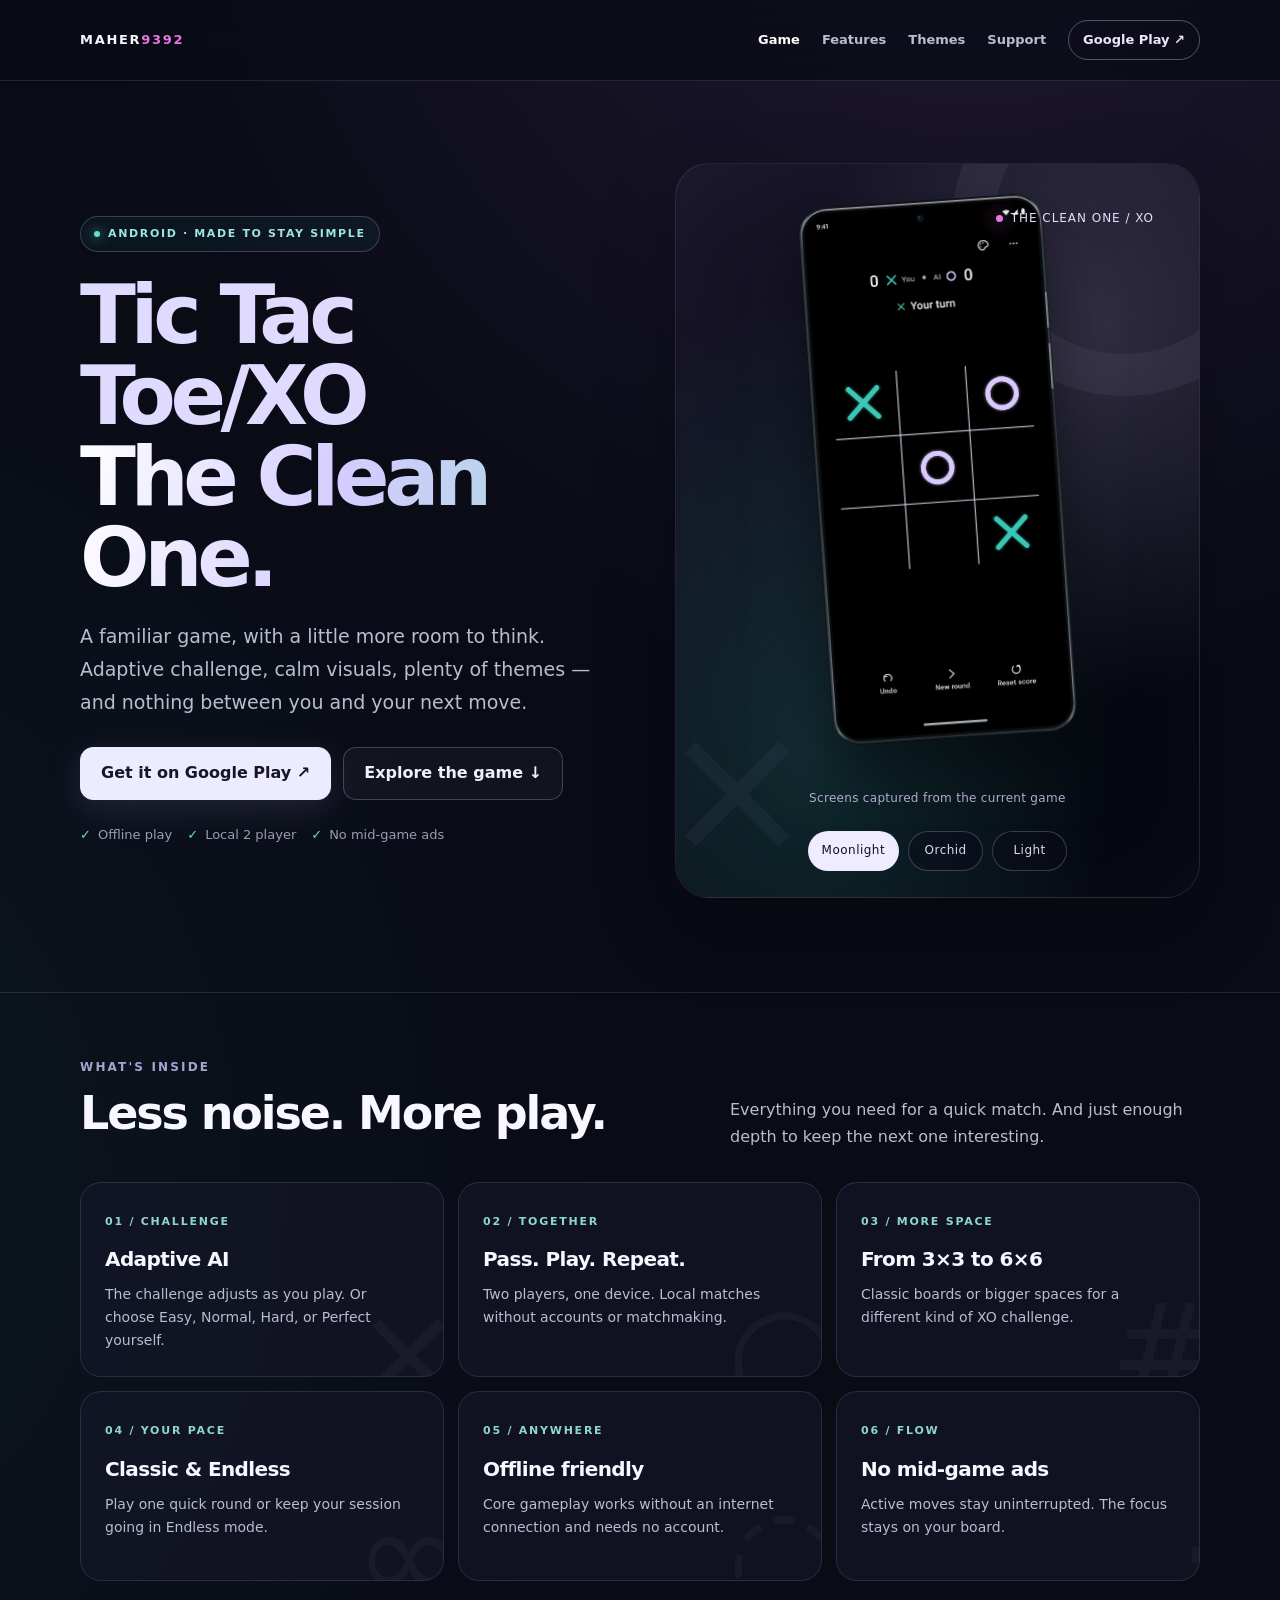
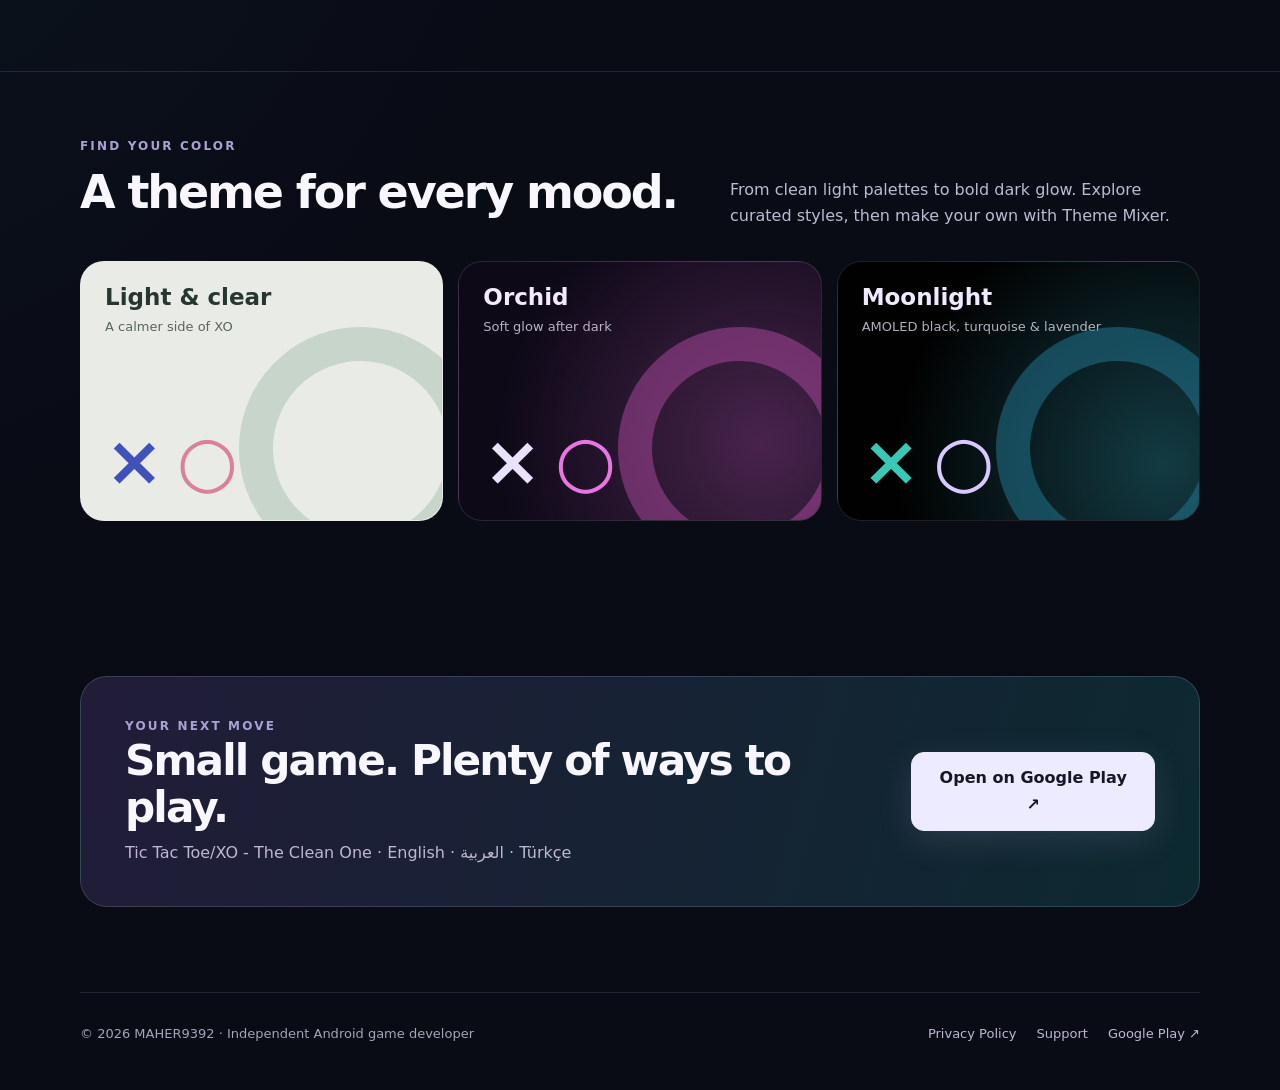
<file: index.html>
<!doctype html>
<html lang="en">
<head>
  <meta charset="utf-8">
  <meta name="viewport" content="width=device-width,initial-scale=1">
  <meta name="theme-color" content="#090b15">
  <meta name="description" content="Tic Tac Toe/XO - The Clean One. A focused Android XO game with Adaptive AI, local two-player, Endless, thoughtful themes and offline play.">
  <meta property="og:type" content="website">
  <meta property="og:title" content="Tic Tac Toe/XO - The Clean One · MAHER9392">
  <meta property="og:description" content="Less noise. More play. Adaptive AI, thoughtful themes and local two-player XO on Android.">
  <link rel="canonical" href="https://maher9392.github.io/">
  <link rel="stylesheet" href="assets/site.css?v=20261015">
  <title>Tic Tac Toe/XO - The Clean One — MAHER9392</title>
</head>
<body class="site site-home">
  <header class="nav-shell">
    <nav class="site-nav" aria-label="Main navigation">
      <a class="wordmark" href="index.html">MAHER<span>9392</span></a>
      <div class="nav-links">
        <a href="#game" aria-current="page">Game</a>
        <a href="#features">Features</a>
        <a href="#themes">Themes</a>
        <a href="support.html">Support</a>
        <a class="nav-cta" href="https://play.google.com/store/apps/details?id=com.cleanone.tictactoe" rel="noopener">Google Play ↗</a>
      </div>
    </nav>
  </header>
  <main>
    <div class="wrap">
      <section class="main-hero" id="game" aria-labelledby="hero-title">
        <div>
          <div class="pill">Android · Made to stay simple</div>
          <h1 id="hero-title"><span class="quiet">Tic Tac Toe/XO</span><span class="bright">The Clean One.</span></h1>
          <p class="lede">A familiar game, with a little more room to think. Adaptive challenge, calm visuals, plenty of themes — and nothing between you and your next move.</p>
          <div class="buttons">
            <a class="btn primary" href="https://play.google.com/store/apps/details?id=com.cleanone.tictactoe" rel="noopener">Get it on Google Play ↗</a>
            <a class="btn secondary" href="#features">Explore the game ↓</a>
          </div>
          <div class="hero-micro"><span>Offline play</span><span>Local 2 player</span><span>No mid-game ads</span></div>
        </div>
        <div>
          <div class="showcase" id="themeShowcase" data-theme="moonlight" aria-label="Interactive visual preview of the game's Moonlight, Orchid and light palettes">
            <div class="glow-dot"><i></i><span>THE CLEAN ONE / XO</span></div>
            <div class="hero-ambient" aria-hidden="true">
              <span class="ambient-moonlight"></span>
              <span class="ambient-orchid"></span>
              <span class="ambient-paper"></span>
            </div>
            <div class="hero-phone" role="group" aria-label="Real in-game screenshots in three themes">
              <img class="hero-phone-image" data-shot-theme="moonlight" src="assets/website-hero-moonlight.webp" width="1024" height="2048" alt="Actual gameplay screen in the Moonlight theme, with a black background, turquoise X and lavender O" decoding="async" fetchpriority="high" aria-hidden="false">
              <img class="hero-phone-image" data-shot-theme="orchid" src="assets/website-hero-orchid.webp" width="1024" height="2048" alt="Actual gameplay screen in the Orchid dark-purple theme with pink O marks" decoding="async" loading="lazy" aria-hidden="true">
              <img class="hero-phone-image" data-shot-theme="paper" src="assets/website-hero-light.webp" width="1024" height="2048" alt="Actual gameplay screen in a calm, light Paper theme" decoding="async" loading="lazy" aria-hidden="true">
            </div>
            <div class="caption">Screens captured from the current game</div>
            <div class="theme-controls" role="group" aria-label="Preview different color themes">
              <button type="button" data-select-theme="moonlight" aria-pressed="true">Moonlight</button>
              <button type="button" data-select-theme="orchid" aria-pressed="false">Orchid</button>
              <button type="button" data-select-theme="paper" aria-pressed="false">Light</button>
            </div>
          </div>
        </div>
      </section>
    </div>

    <section id="features" class="feature-block">
      <div class="wrap">
        <div class="feature-heading">
          <div><div class="eyebrow">What's inside</div><h2 class="section-h">Less noise. More play.</h2></div>
          <p>Everything you need for a quick match. And just enough depth to keep the next one interesting.</p>
        </div>
        <div class="feature-grid">
          <article class="feature-card"><span class="number">01 / CHALLENGE</span><h3>Adaptive AI</h3><p>The challenge adjusts as you play. Or choose Easy, Normal, Hard, or Perfect yourself.</p><span class="corner" aria-hidden="true">×</span></article>
          <article class="feature-card"><span class="number">02 / TOGETHER</span><h3>Pass. Play. Repeat.</h3><p>Two players, one device. Local matches without accounts or matchmaking.</p><span class="corner" aria-hidden="true">○</span></article>
          <article class="feature-card"><span class="number">03 / MORE SPACE</span><h3>From 3×3 to 6×6</h3><p>Classic boards or bigger spaces for a different kind of XO challenge.</p><span class="corner" aria-hidden="true">#</span></article>
          <article class="feature-card"><span class="number">04 / YOUR PACE</span><h3>Classic &amp; Endless</h3><p>Play one quick round or keep your session going in Endless mode.</p><span class="corner" aria-hidden="true">∞</span></article>
          <article class="feature-card"><span class="number">05 / ANYWHERE</span><h3>Offline friendly</h3><p>Core gameplay works without an internet connection and needs no account.</p><span class="corner" aria-hidden="true">◌</span></article>
          <article class="feature-card"><span class="number">06 / FLOW</span><h3>No mid-game ads</h3><p>Active moves stay uninterrupted. The focus stays on your board.</p><span class="corner" aria-hidden="true">·</span></article>
        </div>
      </div>
    </section>

    <section id="themes" class="feature-block">
      <div class="wrap">
        <div class="feature-heading">
          <div><div class="eyebrow">Find your color</div><h2 class="section-h">A theme for every mood.</h2></div>
          <p>From clean light palettes to bold dark glow. Explore curated styles, then make your own with Theme Mixer.</p>
        </div>
        <div class="theme-gallery">
          <article class="theme-card paper"><div><h3>Light &amp; clear</h3><p>A calmer side of XO</p></div><div class="icons"><i>×</i><i>○</i></div></article>
          <article class="theme-card orchid"><div><h3>Orchid</h3><p>Soft glow after dark</p></div><div class="icons"><i>×</i><i>○</i></div></article>
          <article class="theme-card moonlight"><div><h3>Moonlight</h3><p>AMOLED black, turquoise &amp; lavender</p></div><div class="icons"><i>×</i><i>○</i></div></article>
        </div>
      </div>
    </section>
    <div class="wrap">
      <section class="wide-cta">
        <div><div class="eyebrow">Your next move</div><h2>Small game. Plenty of ways to play.</h2><p>Tic Tac Toe/XO - The Clean One · English · العربية · Türkçe</p></div>
        <a class="btn primary" href="https://play.google.com/store/apps/details?id=com.cleanone.tictactoe" rel="noopener">Open on Google Play ↗</a>
      </section>
    </div>
  </main>
  <footer class="site-footer wrap">
    <div>© 2026 MAHER9392 · Independent Android game developer</div>
    <div class="footer-links"><a href="privacy.html">Privacy Policy</a><a href="support.html">Support</a><a href="https://play.google.com/store/apps/details?id=com.cleanone.tictactoe" rel="noopener">Google Play ↗</a></div>
  </footer>
  <script>
    (function(){
      const stage=document.getElementById('themeShowcase');
      stage.querySelectorAll('[data-select-theme]').forEach(function(button){
        button.addEventListener('click',function(){
          stage.dataset.theme=button.dataset.selectTheme;
          stage.querySelectorAll('[data-shot-theme]').forEach(function(shot){
            shot.setAttribute('aria-hidden', String(shot.dataset.shotTheme !== button.dataset.selectTheme));
          });
          stage.querySelectorAll('[data-select-theme]').forEach(function(other){
            other.setAttribute('aria-pressed',String(other===button));
          });
        });
      });
    })();
  </script>
</body>
</html>
</file>
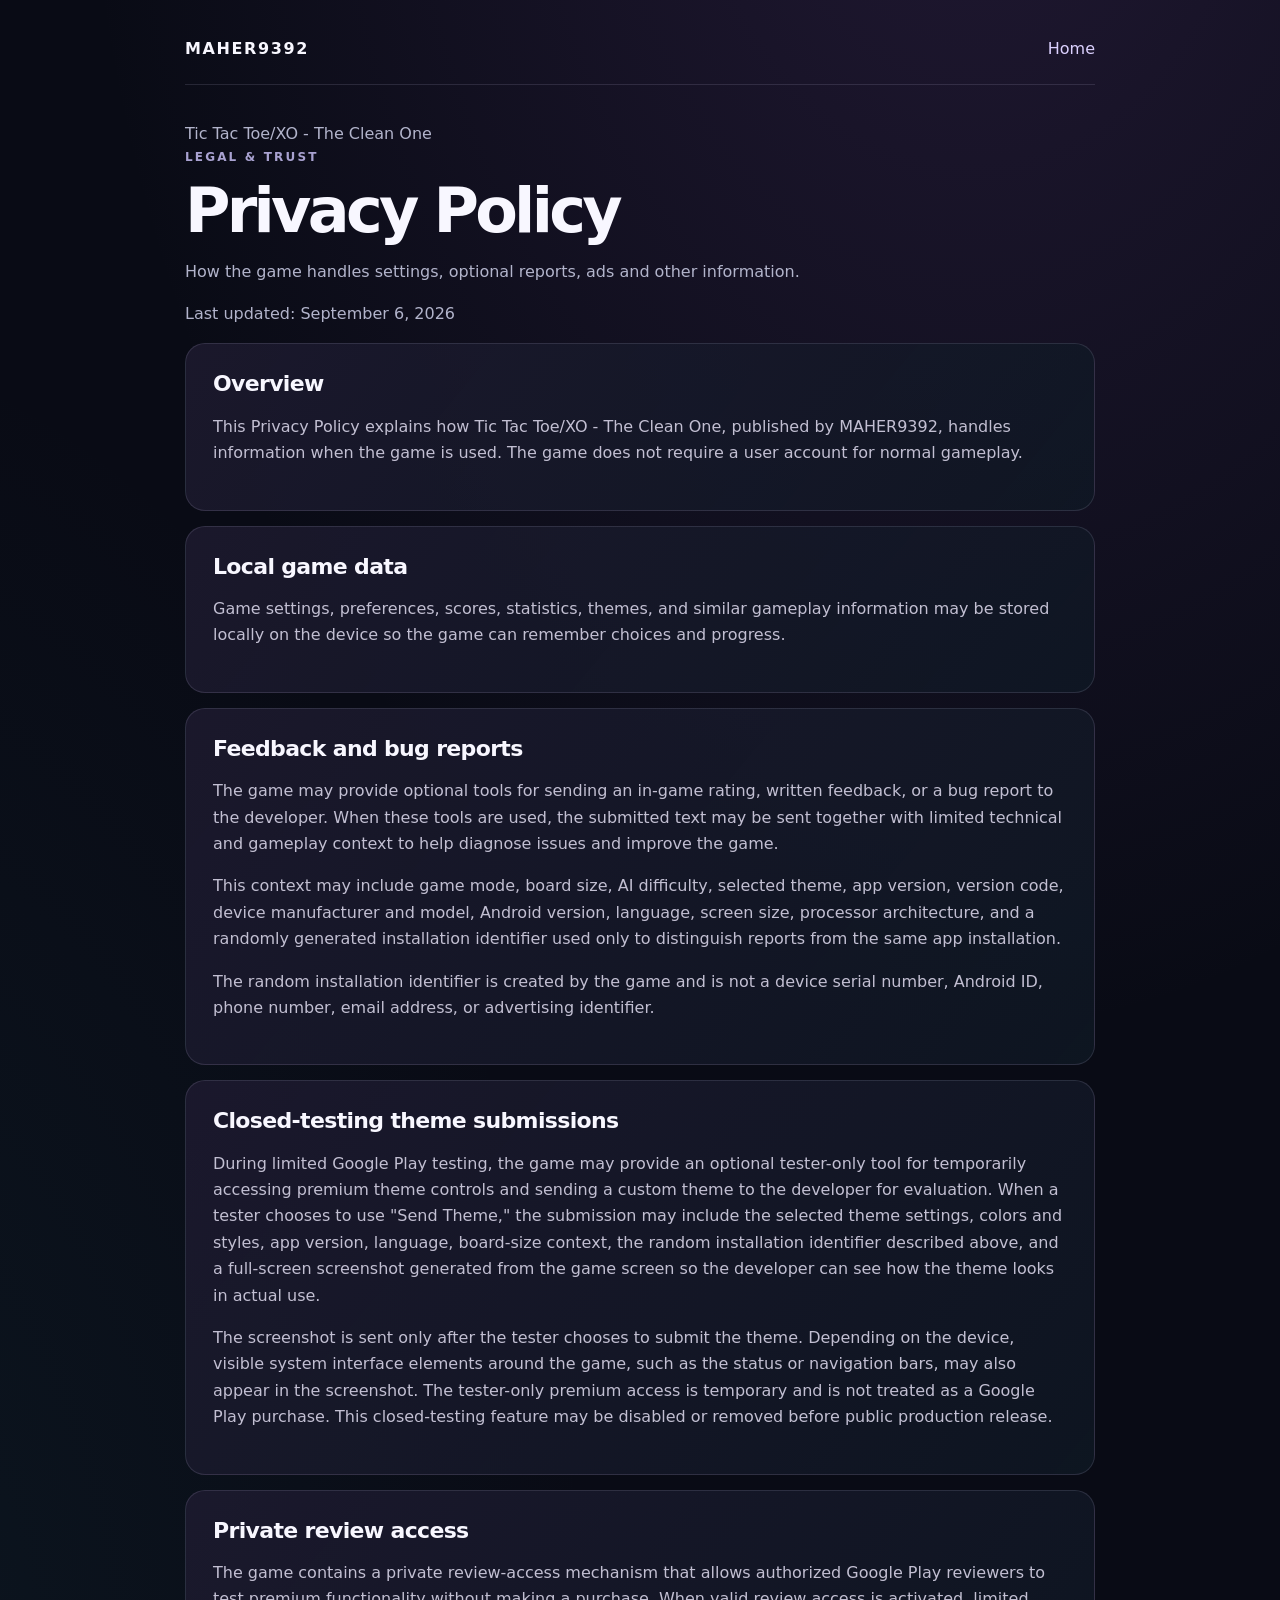
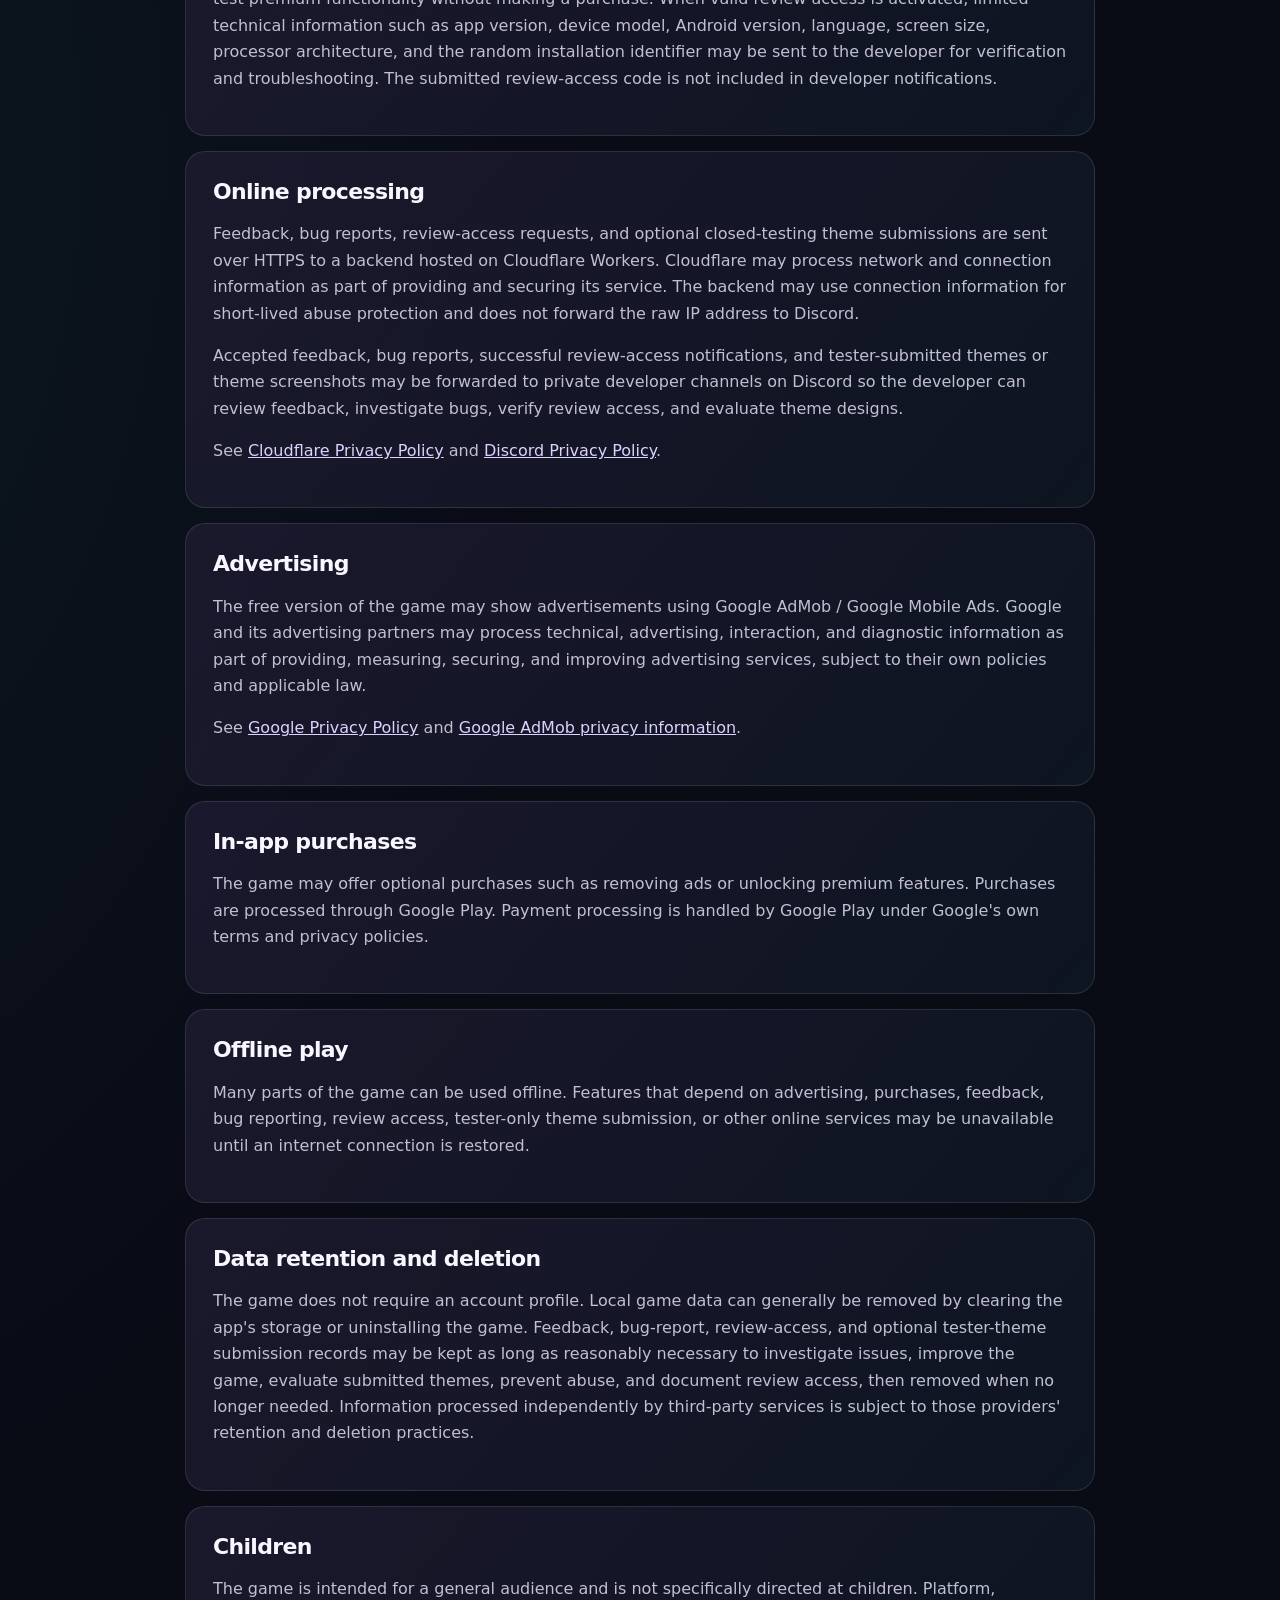
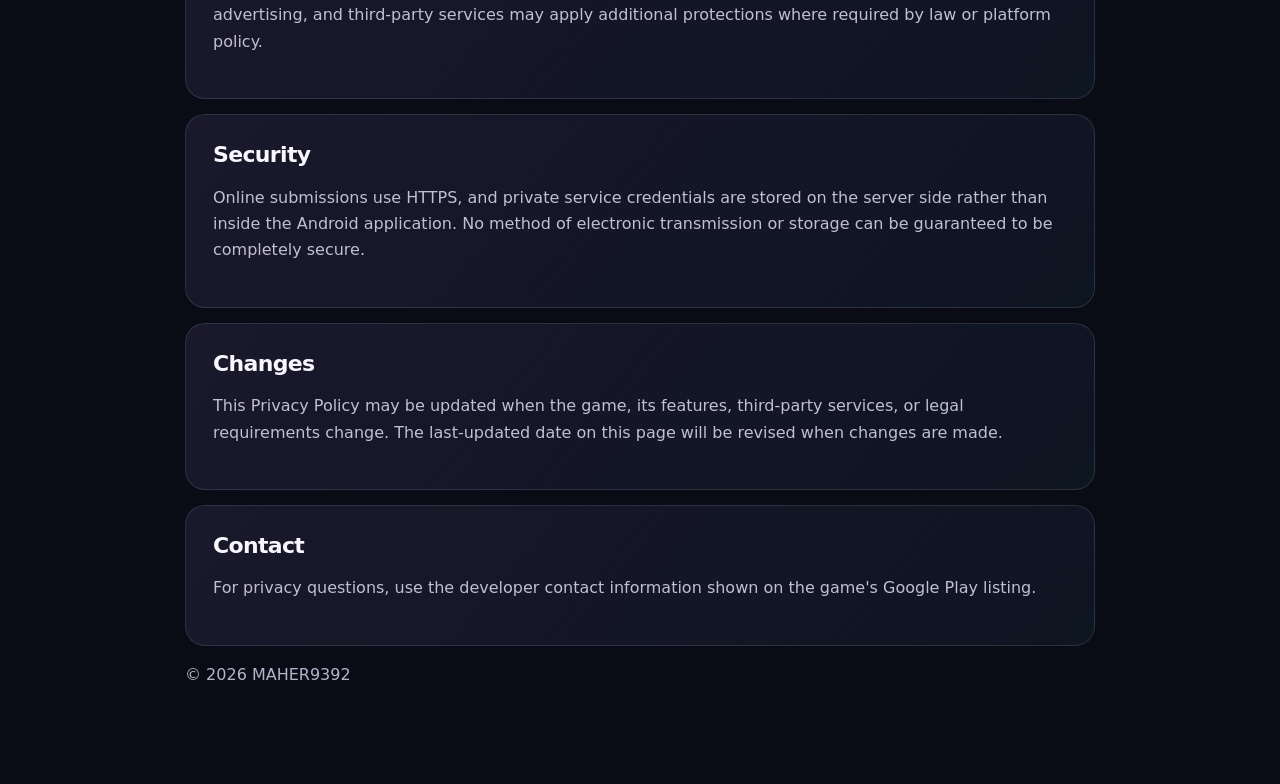
<file: privacy.html>
<!DOCTYPE html><html lang="en"><head><meta charset="UTF-8"><meta name="viewport" content="width=device-width,initial-scale=1"><meta name="theme-color" content="#111416"><meta name="description" content="Privacy Policy for Tic Tac Toe/XO - The Clean One by MAHER9392."><link rel="canonical" href="https://maher9392.github.io/privacy.html"><title>Privacy Policy — Tic Tac Toe/XO - The Clean One</title><link rel="stylesheet" href="assets/site.css?v=20261014"></head><body class="site site-info"><main class="wrap"><div class="top" style="border-bottom:1px solid var(--line);padding-bottom:22px"><div class="brand">MAHER9392</div><a href="index.html">Home</a></div><div class="muted">Tic Tac Toe/XO - The Clean One</div><div class="eyebrow">Legal &amp; trust</div><h1>Privacy Policy</h1><p class="muted">How the game handles settings, optional reports, ads and other information.</p><p class="muted">Last updated: September 6, 2026</p><section><h2>Overview</h2><p>This Privacy Policy explains how Tic Tac Toe/XO - The Clean One, published by MAHER9392, handles information when the game is used. The game does not require a user account for normal gameplay.</p></section><section><h2>Local game data</h2><p>Game settings, preferences, scores, statistics, themes, and similar gameplay information may be stored locally on the device so the game can remember choices and progress.</p></section><section><h2>Feedback and bug reports</h2><p>The game may provide optional tools for sending an in-game rating, written feedback, or a bug report to the developer. When these tools are used, the submitted text may be sent together with limited technical and gameplay context to help diagnose issues and improve the game.</p><p>This context may include game mode, board size, AI difficulty, selected theme, app version, version code, device manufacturer and model, Android version, language, screen size, processor architecture, and a randomly generated installation identifier used only to distinguish reports from the same app installation.</p><p>The random installation identifier is created by the game and is not a device serial number, Android ID, phone number, email address, or advertising identifier.</p></section><section><h2>Closed-testing theme submissions</h2><p>During limited Google Play testing, the game may provide an optional tester-only tool for temporarily accessing premium theme controls and sending a custom theme to the developer for evaluation. When a tester chooses to use "Send Theme," the submission may include the selected theme settings, colors and styles, app version, language, board-size context, the random installation identifier described above, and a full-screen screenshot generated from the game screen so the developer can see how the theme looks in actual use.</p><p>The screenshot is sent only after the tester chooses to submit the theme. Depending on the device, visible system interface elements around the game, such as the status or navigation bars, may also appear in the screenshot. The tester-only premium access is temporary and is not treated as a Google Play purchase. This closed-testing feature may be disabled or removed before public production release.</p></section><section><h2>Private review access</h2><p>The game contains a private review-access mechanism that allows authorized Google Play reviewers to test premium functionality without making a purchase. When valid review access is activated, limited technical information such as app version, device model, Android version, language, screen size, processor architecture, and the random installation identifier may be sent to the developer for verification and troubleshooting. The submitted review-access code is not included in developer notifications.</p></section><section><h2>Online processing</h2><p>Feedback, bug reports, review-access requests, and optional closed-testing theme submissions are sent over HTTPS to a backend hosted on Cloudflare Workers. Cloudflare may process network and connection information as part of providing and securing its service. The backend may use connection information for short-lived abuse protection and does not forward the raw IP address to Discord.</p><p>Accepted feedback, bug reports, successful review-access notifications, and tester-submitted themes or theme screenshots may be forwarded to private developer channels on Discord so the developer can review feedback, investigate bugs, verify review access, and evaluate theme designs.</p><p>See <a href="https://www.cloudflare.com/privacypolicy/">Cloudflare Privacy Policy</a> and <a href="https://discord.com/privacy">Discord Privacy Policy</a>.</p></section><section><h2>Advertising</h2><p>The free version of the game may show advertisements using Google AdMob / Google Mobile Ads. Google and its advertising partners may process technical, advertising, interaction, and diagnostic information as part of providing, measuring, securing, and improving advertising services, subject to their own policies and applicable law.</p><p>See <a href="https://policies.google.com/privacy">Google Privacy Policy</a> and <a href="https://support.google.com/admob/answer/6128543">Google AdMob privacy information</a>.</p></section><section><h2>In-app purchases</h2><p>The game may offer optional purchases such as removing ads or unlocking premium features. Purchases are processed through Google Play. Payment processing is handled by Google Play under Google's own terms and privacy policies.</p></section><section><h2>Offline play</h2><p>Many parts of the game can be used offline. Features that depend on advertising, purchases, feedback, bug reporting, review access, tester-only theme submission, or other online services may be unavailable until an internet connection is restored.</p></section><section><h2>Data retention and deletion</h2><p>The game does not require an account profile. Local game data can generally be removed by clearing the app's storage or uninstalling the game. Feedback, bug-report, review-access, and optional tester-theme submission records may be kept as long as reasonably necessary to investigate issues, improve the game, evaluate submitted themes, prevent abuse, and document review access, then removed when no longer needed. Information processed independently by third-party services is subject to those providers' retention and deletion practices.</p></section><section><h2>Children</h2><p>The game is intended for a general audience and is not specifically directed at children. Platform, advertising, and third-party services may apply additional protections where required by law or platform policy.</p></section><section><h2>Security</h2><p>Online submissions use HTTPS, and private service credentials are stored on the server side rather than inside the Android application. No method of electronic transmission or storage can be guaranteed to be completely secure.</p></section><section><h2>Changes</h2><p>This Privacy Policy may be updated when the game, its features, third-party services, or legal requirements change. The last-updated date on this page will be revised when changes are made.</p></section><section><h2>Contact</h2><p>For privacy questions, use the developer contact information shown on the game's Google Play listing.</p></section><p class="muted">© 2026 MAHER9392</p></main></body></html>
</file>
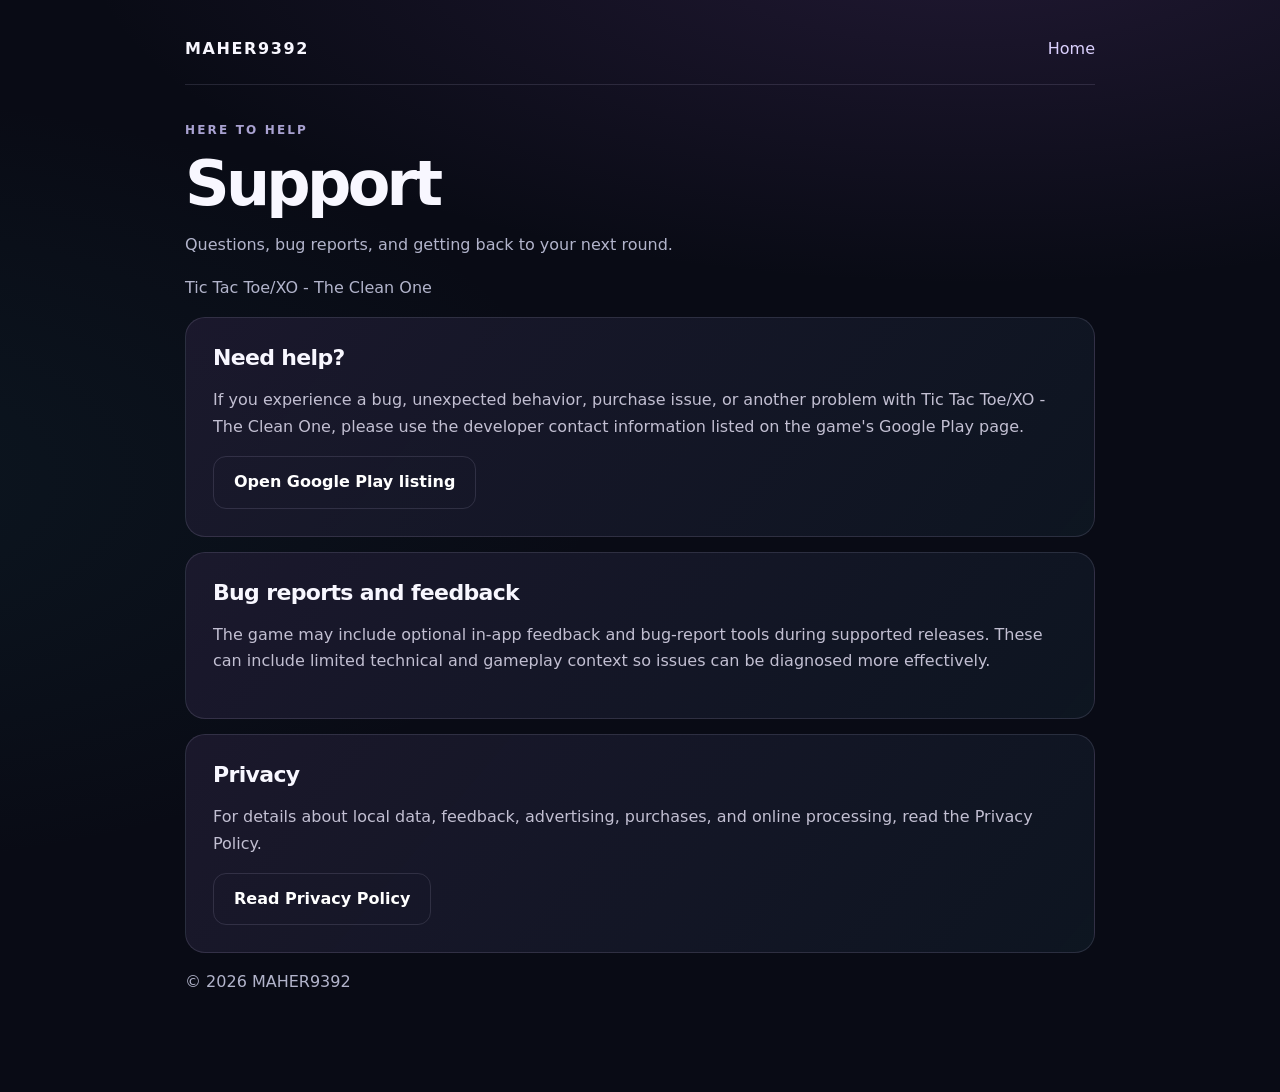
<file: support.html>
<!doctype html><html lang="en"><head><meta charset="utf-8"><meta name="viewport" content="width=device-width,initial-scale=1"><meta name="theme-color" content="#111416"><meta name="description" content="Support for Tic Tac Toe/XO - The Clean One by MAHER9392."><link rel="canonical" href="https://maher9392.github.io/support.html"><title>Support — Tic Tac Toe/XO - The Clean One</title><link rel="stylesheet" href="assets/site.css?v=20261014"></head><body class="site site-info"><main class="wrap"><div class="top" style="border-bottom:1px solid var(--line);padding-bottom:22px"><div class="brand">MAHER9392</div><a href="index.html">Home</a></div><div class="eyebrow">Here to help</div><h1>Support</h1><p class="muted">Questions, bug reports, and getting back to your next round.</p><p class="muted">Tic Tac Toe/XO - The Clean One</p><section class="card"><h2>Need help?</h2><p>If you experience a bug, unexpected behavior, purchase issue, or another problem with Tic Tac Toe/XO - The Clean One, please use the developer contact information listed on the game's Google Play page.</p><a class="btn" href="https://play.google.com/store/apps/details?id=com.cleanone.tictactoe" rel="noopener">Open Google Play listing</a></section><section class="card"><h2>Bug reports and feedback</h2><p>The game may include optional in-app feedback and bug-report tools during supported releases. These can include limited technical and gameplay context so issues can be diagnosed more effectively.</p></section><section class="card"><h2>Privacy</h2><p>For details about local data, feedback, advertising, purchases, and online processing, read the Privacy Policy.</p><a class="btn" href="privacy.html">Read Privacy Policy</a></section><p class="muted">© 2026 MAHER9392</p></main></body></html>
</file>
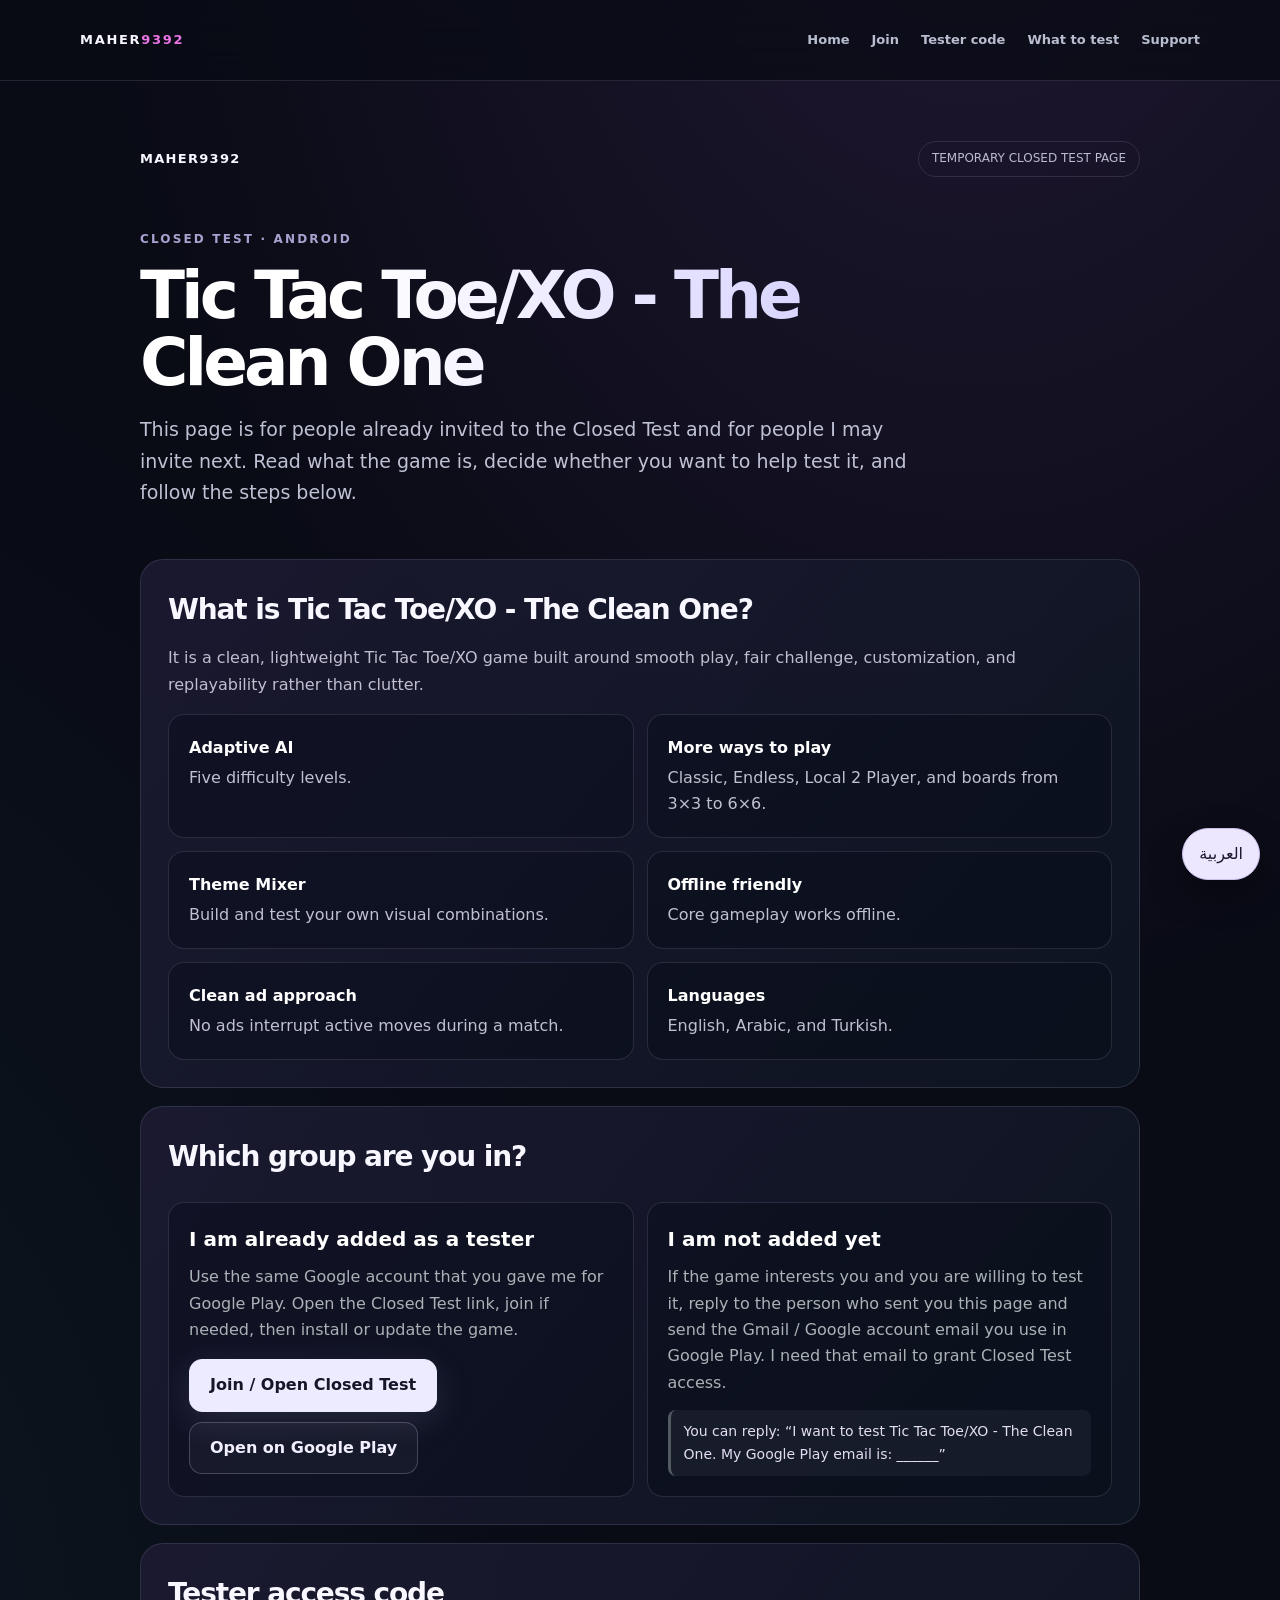
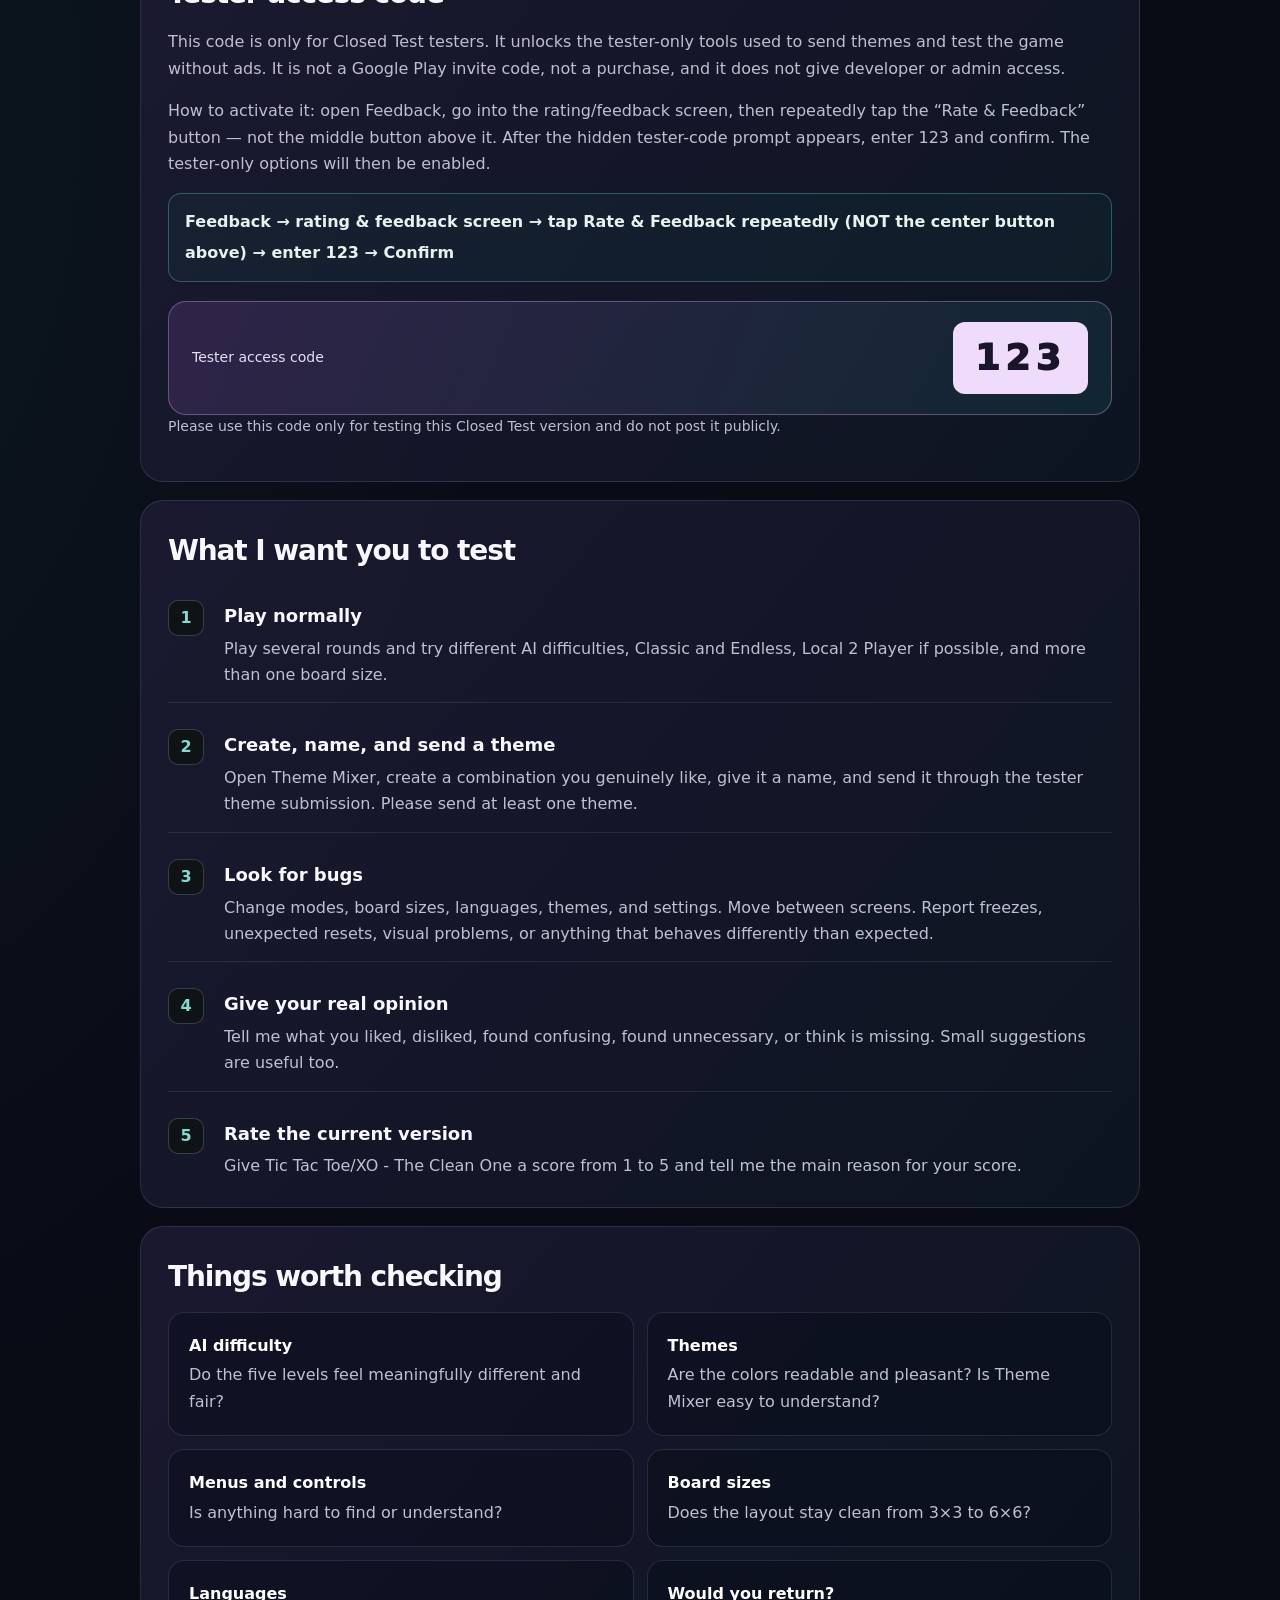
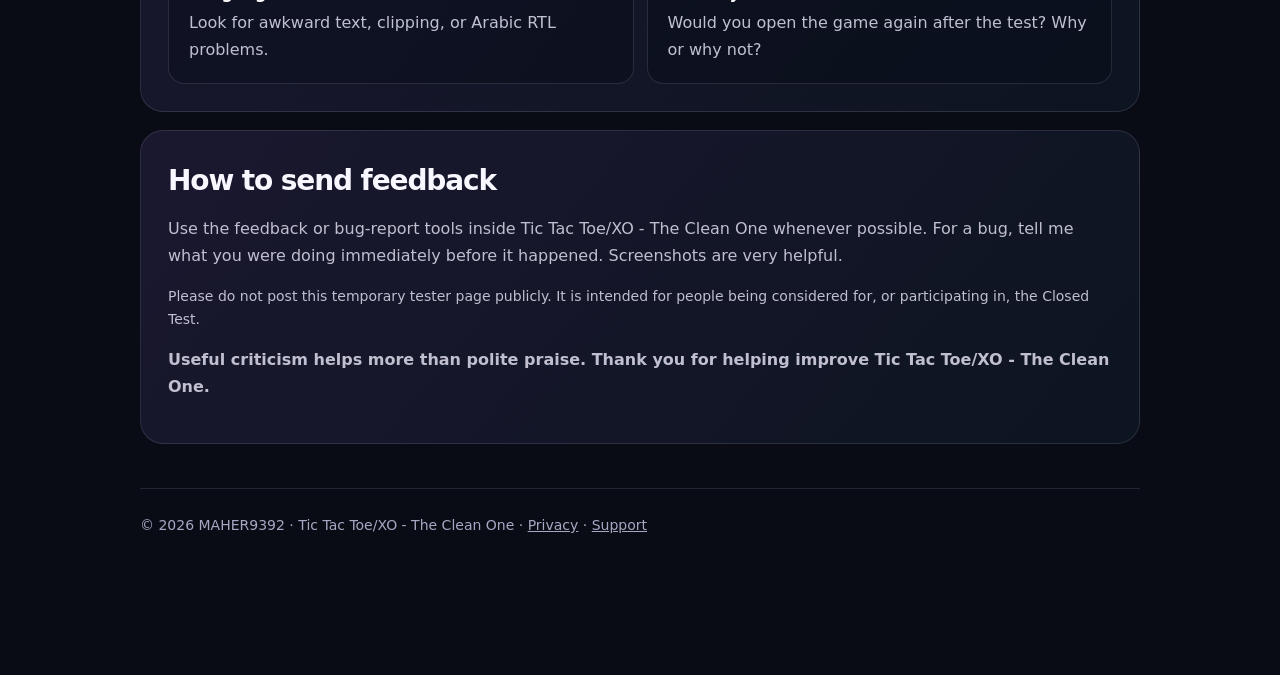
<file: testers.html>
<!doctype html>
<html lang="en" dir="ltr">
<head>
  <meta charset="utf-8">
  <meta name="viewport" content="width=device-width,initial-scale=1">
  <meta name="theme-color" content="#0b0d0e">
  <meta name="robots" content="noindex,nofollow">
  <title>Closed Test — Tic Tac Toe/XO - The Clean One</title>
  <style>
    :root{color-scheme:dark;--bg:#0b0d0e;--panel:#141819;--panel2:#101315;--text:#f6f6f2;--muted:#aab2b6;--line:#2b3236;--soft:#dfe3e4;--accent:#f3f1e9;--ok:#b9d7c2;--code:#e8e4d8}
    *{box-sizing:border-box}html{scroll-behavior:smooth}body{margin:0;background:radial-gradient(circle at 80% 0,#20272a 0,transparent 34%),var(--bg);color:var(--text);font:16px/1.65 Inter,ui-sans-serif,system-ui,-apple-system,BlinkMacSystemFont,"Segoe UI",Arial,sans-serif}.wrap{width:min(960px,calc(100% - 32px));margin:auto;padding:34px 0 110px}.top{display:flex;justify-content:space-between;align-items:center;gap:20px;margin-bottom:48px}.brand{font-size:13px;font-weight:900;letter-spacing:.12em}.temp{font-size:12px;color:var(--muted);border:1px solid var(--line);padding:7px 10px;border-radius:999px}.hero{padding:10px 0 30px}.eyebrow{font-size:12px;font-weight:850;letter-spacing:.18em;text-transform:uppercase;color:#c7cdcf}.hero h1{font-size:clamp(40px,6vw,68px);line-height:1.02;letter-spacing:-.045em;margin:16px 0 18px;max-width:900px}.hero p{font-size:19px;color:var(--muted);max-width:800px;margin:0}.section{margin-top:22px;border:1px solid var(--line);background:rgba(20,24,25,.92);border-radius:20px;padding:26px}.section h2{font-size:26px;letter-spacing:-.03em;margin:0 0 12px}.section>p{color:var(--muted);margin:0 0 16px}.audience{display:grid;grid-template-columns:1fr 1fr;gap:14px;margin-top:22px}.audience-card{border:1px solid var(--line);background:#111416;border-radius:18px;padding:22px}.audience-card h3{font-size:20px;margin:0 0 8px}.audience-card p{color:var(--muted);margin:0 0 14px}.actions{display:flex;flex-wrap:wrap;gap:10px;margin-top:16px}.btn{display:inline-flex;align-items:center;justify-content:center;text-decoration:none;font-weight:800;border-radius:12px;padding:12px 16px;border:1px solid var(--line);transition:.18s ease}.btn:hover{transform:translateY(-1px)}.btn.primary{background:var(--accent);color:#111416;border-color:var(--accent)}.btn.secondary{background:#141819;color:var(--text)}.reply{margin-top:12px;border-left:3px solid #515b61;padding:10px 13px;background:#171b1d;border-radius:8px;color:var(--soft);font-size:14px}html[dir="rtl"] .reply{border-left:0;border-right:3px solid #515b61}.features{display:grid;grid-template-columns:repeat(2,minmax(0,1fr));gap:10px}.feature{border:1px solid #293034;border-radius:14px;padding:14px 15px;background:#111416;color:var(--muted)}.feature b{display:block;color:var(--text);margin-bottom:3px}.codebox{display:flex;align-items:center;justify-content:space-between;gap:18px;margin-top:16px;border:1px solid #3a4246;background:linear-gradient(145deg,#171c1e,#101315);padding:20px 22px;border-radius:16px}.codecopy{font-size:14px;color:var(--muted)}.code{flex:0 0 auto;font-size:30px;font-weight:950;letter-spacing:.12em;color:#111416;background:var(--code);padding:8px 18px;border-radius:12px}.steps{display:grid;gap:12px}.step{display:grid;grid-template-columns:42px 1fr;gap:14px;align-items:start;padding:14px 0;border-bottom:1px solid #242b2f}.step:last-child{border-bottom:0;padding-bottom:0}.num{width:36px;height:36px;display:grid;place-items:center;border:1px solid var(--line);border-radius:10px;font-weight:900;color:var(--soft);background:var(--panel2)}.step h3{margin:1px 0 5px;font-size:18px}.step p{margin:0;color:var(--muted)}.checklist{display:grid;grid-template-columns:repeat(2,minmax(0,1fr));gap:10px}.check{border:1px solid #293034;border-radius:14px;padding:14px 15px;background:#111416;color:var(--muted)}.check b{display:block;color:var(--text);margin-bottom:3px}.good{color:var(--ok);font-weight:800}.small{color:var(--muted);font-size:14px}.footer{margin-top:42px;padding-top:24px;border-top:1px solid var(--line);color:var(--muted);font-size:14px}.lang-switch{position:fixed;right:18px;bottom:18px;z-index:10;border:1px solid #3a4246;background:#f3f1e9;color:#111416;border-radius:999px;padding:12px 16px;font-weight:900;box-shadow:0 14px 34px rgba(0,0,0,.34);cursor:pointer}.lang-switch:hover{transform:translateY(-1px)}html[dir="rtl"] body{text-align:right}html[dir="rtl"] .step{grid-template-columns:1fr 42px}html[dir="rtl"] .num{grid-column:2}html[dir="rtl"] .step>div:last-child{grid-column:1;grid-row:1}@media(max-width:720px){.wrap{width:min(100% - 24px,960px);padding-top:22px}.top{margin-bottom:32px}.hero h1{font-size:42px}.hero p{font-size:17px}.section{padding:20px}.audience,.features,.checklist{grid-template-columns:1fr}.actions{flex-direction:column}.btn{width:100%}.codebox{align-items:flex-start;flex-direction:column}.lang-switch{right:12px;bottom:12px}}
  </style>
  <link rel="stylesheet" href="assets/site.css?v=20261014">
</head>
<body class="site site-testers">
  <header class="nav-shell">
    <nav class="site-nav" aria-label="Tester guide navigation">
      <a class="wordmark" href="index.html">MAHER<span>9392</span></a>
      <div class="nav-links">
        <a href="index.html" data-en="Home" data-ar="الرئيسية">Home</a>
        <a href="#join" data-en="Join" data-ar="الانضمام">Join</a>
        <a href="#tester-code" data-en="Tester code" data-ar="كود المختبر">Tester code</a>
        <a href="#try" data-en="What to test" data-ar="شو تجرب">What to test</a>
        <a href="support.html" data-en="Support" data-ar="المساعدة">Support</a>
      </div>
    </nav>
  </header>
  <main class="wrap">
    <div class="top"><div class="brand">MAHER9392</div><div class="temp" data-en="TEMPORARY CLOSED TEST PAGE" data-ar="صفحة مؤقتة لتجربة اللعبة">TEMPORARY CLOSED TEST PAGE</div></div>

    <section class="hero">
      <div class="eyebrow" data-en="CLOSED TEST · ANDROID" data-ar="اختبار مغلق · أندرويد">CLOSED TEST · ANDROID</div>
      <h1>Tic Tac Toe/XO - The Clean One</h1>
      <p data-en="This page is for people already invited to the Closed Test and for people I may invite next. Read what the game is, decide whether you want to help test it, and follow the steps below." data-ar="هاي الصفحة للي ضفتهم للاختبار المغلق، وكمان للي ممكن أضيفهم بعدين. شوف فكرة اللعبة، وإذا حابب تجربها وتساعدني بالاختبار، كمل الخطوات اللي تحت.">This page is for people already invited to the Closed Test and for people I may invite next. Read what the game is, decide whether you want to help test it, and follow the steps below.</p>
    </section>

    <section class="section">
      <h2 data-en="What is Tic Tac Toe/XO - The Clean One?" data-ar="شو هي Tic Tac Toe/XO - The Clean One؟">What is Tic Tac Toe/XO - The Clean One?</h2>
      <p data-en="It is a clean, lightweight Tic Tac Toe/XO game built around smooth play, fair challenge, customization, and replayability rather than clutter." data-ar="هي لعبة XO خفيفة ونظيفة، ركزت فيها على إن اللعب يكون سلس، والتحدي يكون عادل، وفيها تخصيص وثيمات بدون ما تصير الواجهة معجوقة أو مزعجة.">It is a clean, lightweight Tic Tac Toe/XO game built around smooth play, fair challenge, customization, and replayability rather than clutter.</p>
      <div class="features">
        <div class="feature"><b data-en="Adaptive AI" data-ar="ذكاء متكيف">Adaptive AI</b><span data-en="Five difficulty levels." data-ar="وفي خمس مستويات صعوبة تقدر تجربهم.">Five difficulty levels.</span></div>
        <div class="feature"><b data-en="More ways to play" data-ar="أكثر من طريقة للعب">More ways to play</b><span data-en="Classic, Endless, Local 2 Player, and boards from 3×3 to 6×6." data-ar="Classic وEndless ولعب محلي لشخصين، ولوحات من 3×3 لحد 6×6.">Classic, Endless, Local 2 Player, and boards from 3×3 to 6×6.</span></div>
        <div class="feature"><b data-en="Theme Mixer" data-ar="Theme Mixer">Theme Mixer</b><span data-en="Build and test your own visual combinations." data-ar="تقدر تركب ألوانك وثيمك بالطريقة اللي تعجبك وتجربهم.">Build and test your own visual combinations.</span></div>
        <div class="feature"><b data-en="Offline friendly" data-ar="تشتغل بدون نت">Offline friendly</b><span data-en="Core gameplay works offline." data-ar="اللعب الأساسي يشتغل عادي حتى بدون إنترنت.">Core gameplay works offline.</span></div>
        <div class="feature"><b data-en="Clean ad approach" data-ar="الإعلانات ما تقطع لعبك">Clean ad approach</b><span data-en="No ads interrupt active moves during a match." data-ar="ما في إعلان يطلع لك بنص الجولة ويقطع اللعب.">No ads interrupt active moves during a match.</span></div>
        <div class="feature"><b data-en="Languages" data-ar="اللغات">Languages</b><span data-en="English, Arabic, and Turkish." data-ar="العربي والإنجليزي والتركي.">English, Arabic, and Turkish.</span></div>
      </div>
    </section>

    <section class="section" id="join">
      <h2 data-en="Which group are you in?" data-ar="إنت بأي حالة؟">Which group are you in?</h2>
      <div class="audience">
        <div class="audience-card">
          <h3 data-en="I am already added as a tester" data-ar="أنا مضاف كمختبر">I am already added as a tester</h3>
          <p data-en="Use the same Google account that you gave me for Google Play. Open the Closed Test link, join if needed, then install or update the game." data-ar="استخدم نفس حساب Google اللي عطيتني ياه للـGoogle Play. افتح رابط الاختبار، انضم إذا طلب منك، وبعدها نزّل اللعبة أو حدّثها.">Use the same Google account that you gave me for Google Play. Open the Closed Test link, join if needed, then install or update the game.</p>
          <div class="actions"><a class="btn primary" href="https://play.google.com/apps/testing/com.cleanone.tictactoe" rel="noopener" data-en="Join / Open Closed Test" data-ar="افتح / انضم للاختبار">Join / Open Closed Test</a><a class="btn secondary" href="https://play.google.com/store/apps/details?id=com.cleanone.tictactoe" rel="noopener" data-en="Open on Google Play" data-ar="افتح اللعبة على Google Play">Open on Google Play</a></div>
        </div>
        <div class="audience-card">
          <h3 data-en="I am not added yet" data-ar="لسا مو مضاف">I am not added yet</h3>
          <p data-en="If the game interests you and you are willing to test it, reply to the person who sent you this page and send the Gmail / Google account email you use in Google Play. I need that email to grant Closed Test access." data-ar="إذا عجبتك فكرة اللعبة وحابب تجربها، ابعت للشخص اللي بعث لك هالرابط إيميل Gmail أو حساب Google اللي تستخدمه بالـGoogle Play. بحتاج الإيميل حتى أضيفك للاختبار المغلق.">If the game interests you and you are willing to test it, reply to the person who sent you this page and send the Gmail / Google account email you use in Google Play. I need that email to grant Closed Test access.</p>
          <div class="reply" data-en="You can reply: “I want to test Tic Tac Toe/XO - The Clean One. My Google Play email is: ______”" data-ar="ممكن تبعت هيك: «بدي أجرب Tic Tac Toe/XO - The Clean One. إيميلي المستخدم بالـGoogle Play هو: ______»">You can reply: “I want to test Tic Tac Toe/XO - The Clean One. My Google Play email is: ______”</div>
        </div>
      </div>
    </section>

    <section class="section" id="tester-code">
      <h2 data-en="Tester access code" data-ar="كود المختبر 123">Tester access code</h2>
      <p data-en="This code is only for Closed Test testers. It unlocks the tester-only tools used to send themes and test the game without ads. It is not a Google Play invite code, not a purchase, and it does not give developer or admin access." data-ar="هاد الكود بس للمختبرين بنسخة الاختبار المغلق. مهمته يفتح أدوات المختبر جوّا اللعبة، مثل إرسال الثيمات وتجربة اللعبة بدون إعلانات. مو كود دعوة من Google Play، ومو شراء، وما بيعطيك صلاحيات مطور أو إدارة.">This code is only for Closed Test testers. It unlocks the tester-only tools used to send themes and test the game without ads. It is not a Google Play invite code, not a purchase, and it does not give developer or admin access.</p>
      <p data-en="How to activate it: open Feedback, go into the rating/feedback screen, then repeatedly tap the “Rate & Feedback” button — not the middle button above it. After the hidden tester-code prompt appears, enter 123 and confirm. The tester-only options will then be enabled." data-ar="طريقة تفعيله: افتح Feedback، وادخل على صفحة التقييم والملاحظات. بعدها اكبس بشكل متكرر على زر «Rate & Feedback» نفسه — مو الزر اللي بالنص فوقه. بعد كم كبسة بيطلع لك مكان تحط كود المختبر، اكتب 123 واضغط تأكيد. بعدها بتنفتح لك خيارات المختبر.">How to activate it: open Feedback, go into the rating/feedback screen, then repeatedly tap the “Rate & Feedback” button — not the middle button above it. After the hidden tester-code prompt appears, enter 123 and confirm. The tester-only options will then be enabled.</p>
      <div class="tester-activation-path" style="margin:12px 0 19px;padding:13px 16px;border-radius:13px;border:1px solid rgba(106,210,205,.34);background:rgba(22,91,93,.12);color:#e7f1ed;line-height:1.9;font-weight:690" data-en="Feedback → rating & feedback screen → tap Rate & Feedback repeatedly (NOT the center button above) → enter 123 → Confirm" data-ar="Feedback ← افتح صفحة التقييم والملاحظات ← اكبس على زر Rate & Feedback نفسه بشكل متكرر (مو الزر اللي بالنص فوقه) ← اكتب 123 ← تأكيد">Feedback → rating & feedback screen → tap Rate & Feedback repeatedly (NOT the center button above) → enter 123 → Confirm</div>
      <div class="codebox"><div class="codecopy" data-en="Tester access code" data-ar="الكود اللي بتحطه لما يطلع لك الطلب">Tester access code</div><div class="code">123</div></div>
      <p class="small" data-en="Please use this code only for testing this Closed Test version and do not post it publicly." data-ar="استخدم الكود بس لتجربة نسخة الاختبار، ويفضل ما تنشره بشكل عام.">Please use this code only for testing this Closed Test version and do not post it publicly.</p>
    </section>

    <section class="section" id="try">
      <h2 data-en="What I want you to test" data-ar="شو بدي منك تجرب">What I want you to test</h2>
      <div class="steps">
        <div class="step"><div class="num">1</div><div><h3 data-en="Play normally" data-ar="العب عادي">Play normally</h3><p data-en="Play several rounds and try different AI difficulties, Classic and Endless, Local 2 Player if possible, and more than one board size." data-ar="العب كم جولة بشكل طبيعي. جرّب أكثر من صعوبة للذكاء، وClassic وEndless، وإذا بتقدر جرّب Local 2 Player وكمان أكثر من حجم للوحة.">Play several rounds and try different AI difficulties, Classic and Endless, Local 2 Player if possible, and more than one board size.</p></div></div>
        <div class="step"><div class="num">2</div><div><h3 data-en="Create, name, and send a theme" data-ar="سوي ثيم وسمّيه وابعتلي ياه">Create, name, and send a theme</h3><p data-en="Open Theme Mixer, create a combination you genuinely like, give it a name, and send it through the tester theme submission. Please send at least one theme." data-ar="افتح Theme Mixer وسوي تركيبة ألوان تعجبك فعلًا، سمّي الثيم وابعتلي ياه من خيار إرسال الثيم للمختبرين. حاول تبعت ثيم واحد على الأقل.">Open Theme Mixer, create a combination you genuinely like, give it a name, and send it through the tester theme submission. Please send at least one theme.</p></div></div>
        <div class="step"><div class="num">3</div><div><h3 data-en="Look for bugs" data-ar="دور على الأخطاء">Look for bugs</h3><p data-en="Change modes, board sizes, languages, themes, and settings. Move between screens. Report freezes, unexpected resets, visual problems, or anything that behaves differently than expected." data-ar="بدّل بين الأوضاع وأحجام اللوحة واللغات والثيمات والإعدادات، وتنقل بين الصفحات. إذا شفت تعليق، شي انعمل له Reset لحاله، مشكلة بالشكل، أو أي تصرف غريب، خبرني عنه.">Change modes, board sizes, languages, themes, and settings. Move between screens. Report freezes, unexpected resets, visual problems, or anything that behaves differently than expected.</p></div></div>
        <div class="step"><div class="num">4</div><div><h3 data-en="Give your real opinion" data-ar="قلي رأيك بصراحة">Give your real opinion</h3><p data-en="Tell me what you liked, disliked, found confusing, found unnecessary, or think is missing. Small suggestions are useful too." data-ar="قلي شو عجبك وشو ما عجبك، إذا في شي مو واضح أو بتحسه ماله داعي، أو في شي ناقص برأيك. حتى الملاحظات الصغيرة بتفيدني.">Tell me what you liked, disliked, found confusing, found unnecessary, or think is missing. Small suggestions are useful too.</p></div></div>
        <div class="step"><div class="num">5</div><div><h3 data-en="Rate the current version" data-ar="قيّم النسخة الحالية">Rate the current version</h3><p data-en="Give Tic Tac Toe/XO - The Clean One a score from 1 to 5 and tell me the main reason for your score." data-ar="عطي النسخة الحالية تقييم من 1 لـ5، وقلي أهم سبب خلاك تعطيها هالتقييم.">Give Tic Tac Toe/XO - The Clean One a score from 1 to 5 and tell me the main reason for your score.</p></div></div>
      </div>
    </section>

    <section class="section">
      <h2 data-en="Things worth checking" data-ar="شغلات مهم تجربها">Things worth checking</h2>
      <div class="checklist">
        <div class="check"><b data-en="AI difficulty" data-ar="صعوبة الذكاء">AI difficulty</b><span data-en="Do the five levels feel meaningfully different and fair?" data-ar="هل بتحس مستويات الصعوبة فعلًا مختلفة عن بعض وعادلة؟">Do the five levels feel meaningfully different and fair?</span></div>
        <div class="check"><b data-en="Themes" data-ar="الثيمات">Themes</b><span data-en="Are the colors readable and pleasant? Is Theme Mixer easy to understand?" data-ar="الألوان واضحة ومريحة؟ وTheme Mixer مفهوم وسهل تستخدمه؟">Are the colors readable and pleasant? Is Theme Mixer easy to understand?</span></div>
        <div class="check"><b data-en="Menus and controls" data-ar="القوائم والأزرار">Menus and controls</b><span data-en="Is anything hard to find or understand?" data-ar="في شي صعب تلاقيه أو مو واضح شو بيعمل؟">Is anything hard to find or understand?</span></div>
        <div class="check"><b data-en="Board sizes" data-ar="أحجام اللوحة">Board sizes</b><span data-en="Does the layout stay clean from 3×3 to 6×6?" data-ar="بيضل شكل اللعبة مرتب من 3×3 لحد 6×6؟">Does the layout stay clean from 3×3 to 6×6?</span></div>
        <div class="check"><b data-en="Languages" data-ar="اللغات">Languages</b><span data-en="Look for awkward text, clipping, or Arabic RTL problems." data-ar="إذا شفت نص غريب أو مقصوص، أو مشكلة باتجاه العربي RTL، خبرني.">Look for awkward text, clipping, or Arabic RTL problems.</span></div>
        <div class="check"><b data-en="Would you return?" data-ar="بترجع تفتح اللعبة؟">Would you return?</b><span data-en="Would you open the game again after the test? Why or why not?" data-ar="بعد ما تخلص التجربة، بتحس إنك ممكن ترجع تفتح اللعبة مرة ثانية؟ وليش؟">Would you open the game again after the test? Why or why not?</span></div>
      </div>
    </section>

    <section class="section">
      <h2 data-en="How to send feedback" data-ar="كيف تبعتلي ملاحظاتك">How to send feedback</h2>
      <p data-en="Use the feedback or bug-report tools inside Tic Tac Toe/XO - The Clean One whenever possible. For a bug, tell me what you were doing immediately before it happened. Screenshots are very helpful." data-ar="إذا بتقدر، استخدم خيار الملاحظات أو الإبلاغ عن مشكلة من جوّا اللعبة نفسها. وإذا صار معك Bug، قلي شو كنت عم تعمل مباشرة قبل ما يصير. وإذا عندك صورة للشاشة بتساعدني كثير.">Use the feedback or bug-report tools inside Tic Tac Toe/XO - The Clean One whenever possible. For a bug, tell me what you were doing immediately before it happened. Screenshots are very helpful.</p>
      <p class="small" data-en="Please do not post this temporary tester page publicly. It is intended for people being considered for, or participating in, the Closed Test." data-ar="بس لو سمحت لا تنشر رابط صفحة المختبرين بشكل عام. الصفحة هاي للي عم يجربوا اللعبة أو ممكن أضيفهم للاختبار.">Please do not post this temporary tester page publicly. It is intended for people being considered for, or participating in, the Closed Test.</p>
      <p class="good" data-en="Useful criticism helps more than polite praise. Thank you for helping improve Tic Tac Toe/XO - The Clean One." data-ar="وبالعكس، إذا في شي مو عاجبك قلي عادي. الملاحظة الصريحة بتفيدني أكثر من المجاملة. وشكرًا لأنك عم تساعدني أحسن اللعبة.">Useful criticism helps more than polite praise. Thank you for helping improve Tic Tac Toe/XO - The Clean One.</p>
    </section>

    <div class="footer">© 2026 MAHER9392 · Tic Tac Toe/XO - The Clean One · <a href="privacy.html" data-en="Privacy" data-ar="الخصوصية">Privacy</a> · <a href="support.html" data-en="Support" data-ar="المساعدة">Support</a></div>
  </main>

  <button class="lang-switch" id="langSwitch" type="button" aria-label="Switch language">العربية</button>
  <script>
    const root=document.documentElement;
    const button=document.getElementById('langSwitch');
    const nodes=[...document.querySelectorAll('[data-en][data-ar]')];
    function setLang(lang){const ar=lang==='ar';root.lang=ar?'ar':'en';root.dir=ar?'rtl':'ltr';nodes.forEach(el=>el.textContent=ar?el.dataset.ar:el.dataset.en);button.textContent=ar?'English':'العربية';try{localStorage.setItem('testerLang',lang)}catch(e){}}
    let saved=null;try{saved=localStorage.getItem('testerLang')}catch(e){}
    const browserArabic=(navigator.language||'').toLowerCase().startsWith('ar');
    setLang(saved||(browserArabic?'ar':'en'));
    button.addEventListener('click',()=>setLang(root.lang==='ar'?'en':'ar'));
  </script>
</body>
</html>
</file>
<file: assets/site.css>
:root{color-scheme:dark;--bg:#090b15;--ink:#f8f7ff;--soft:#b8bdd0;--line:rgba(220,215,255,.13);--glass:rgba(22,23,40,.68);--violet:#d8c9ff;--pink:#e975e4;--mint:#39c7b6;--radius:25px}
*{box-sizing:border-box}html{scroll-behavior:smooth}body.site{margin:0;min-height:100vh;color:var(--ink);font:16px/1.65 Inter,ui-sans-serif,system-ui,-apple-system,"Segoe UI",Arial,sans-serif;background:radial-gradient(ellipse 70% 33% at 76% -7%,rgba(102,63,137,.26),transparent),radial-gradient(ellipse 65% 36% at -18% 44%,rgba(32,103,114,.13),transparent),#090b15}body.site:before{content:"";pointer-events:none;position:fixed;inset:0;z-index:-1;opacity:.24;background-image:radial-gradient(rgba(224,220,255,.17) .6px,transparent .6px);background-size:22px 22px;mask-image:linear-gradient(to bottom,#000,transparent 75%)}
.site a{color:inherit}.site button{font:inherit}.site :focus-visible{outline:3px solid var(--mint);outline-offset:4px}
.site .wrap{width:min(1120px,calc(100% - 40px));margin:auto}.site .site-nav{width:min(1120px,calc(100% - 40px));margin:auto;min-height:80px;display:flex;align-items:center;justify-content:space-between;gap:16px}.site .nav-shell{position:relative;z-index:3;border-bottom:1px solid var(--line);background:rgba(9,11,21,.74);backdrop-filter:blur(18px)}.site .site-nav .wordmark{font-size:13px;font-weight:900;letter-spacing:.13em;text-decoration:none;white-space:nowrap}.site .site-nav .wordmark span{color:var(--pink)}.site .site-nav .nav-links{display:flex;align-items:center;gap:22px;flex-wrap:wrap}.site .nav-links a{font-size:13px;text-decoration:none;color:var(--soft);font-weight:650;transition:color .15s}.site .nav-links a:hover,.site .nav-links a[aria-current="page"]{color:#fff}.site .nav-links .nav-cta{border:1px solid rgba(210,199,248,.36);border-radius:999px;padding:8px 14px;color:#eee7ff}
.site .pill{display:inline-flex;align-items:center;gap:8px;border:1px solid rgba(162,203,202,.25);border-radius:999px;padding:8px 13px;font-size:11px;letter-spacing:.15em;font-weight:850;text-transform:uppercase;color:#9ee6dc;background:rgba(31,89,99,.14)}.site .pill:before{content:"";width:6px;height:6px;background:#65decf;border-radius:50%;box-shadow:0 0 12px #65decf}
.site .btn{display:inline-flex;align-items:center;justify-content:center;min-height:50px;text-align:center;padding:12px 20px;border:1px solid var(--line);border-radius:13px;text-decoration:none;font-weight:780;transition:transform .18s,background .18s,box-shadow .18s;cursor:pointer}.site .btn:hover{transform:translateY(-2px)}.site .btn.primary{background:#edebff;color:#171627;border-color:#edebff;box-shadow:0 9px 35px rgba(206,192,248,.13)}.site .btn.secondary{background:rgba(225,218,255,.04);color:#f1eefe;border:1px solid rgba(224,216,255,.23)}.site .btn.tiny{min-height:auto;padding:10px 14px;font-size:13px}
.site .eyebrow{font-size:12px;letter-spacing:.18em;color:#a9a2d1;text-transform:uppercase;font-weight:830}.site .section-h{font-size:clamp(28px,4vw,46px);line-height:1.09;letter-spacing:-.046em;margin:10px 0 12px}.site .lede{font-size:clamp(16px,1.7vw,19px);color:var(--soft);line-height:1.74}.site .subhead{color:var(--soft);max-width:650px}
.site .main-hero{display:grid;grid-template-columns:1.02fr .98fr;gap:48px;align-items:center;padding:82px 0 94px}.site .main-hero h1{font-size:clamp(48px,6.4vw,86px);line-height:.99;letter-spacing:-.066em;margin:22px 0}.site .main-hero h1 .quiet{display:block;color:#e1daff}.site .main-hero h1 .bright{display:block;background:linear-gradient(100deg,#fff 0%,#d5ccff 47%,#9ddbd9 100%);background-clip:text;color:transparent}.site .main-hero .buttons{display:flex;flex-wrap:wrap;gap:12px;margin-top:28px}.site .hero-micro{display:flex;flex-wrap:wrap;gap:15px;margin-top:24px;color:#9c9bb1;font-size:13px}.site .hero-micro span:before{content:"✓";color:#63d9cb;margin-right:7px}
.site .showcase{position:relative;min-height:620px;border:1px solid rgba(221,214,255,.13);border-radius:34px;overflow:hidden;background:radial-gradient(circle at 35% 15%,rgba(220,138,223,.22),transparent 48%),radial-gradient(circle at 85% 76%,rgba(55,178,190,.17),transparent 40%),linear-gradient(160deg,#19132b 5%,#090b18 75%);box-shadow:inset 0 0 120px rgba(194,164,229,.035),0 30px 80px rgba(0,0,0,.23)}.site .showcase:before{content:"";width:260px;height:260px;position:absolute;top:-112px;right:-97px;border:42px solid rgba(230,206,255,.055);border-radius:50%}.site .showcase:after{content:"×";position:absolute;left:-16px;bottom:16px;font-size:185px;font-weight:150;line-height:1;color:rgba(168,158,232,.06)}.site .showcase .glow-dot{position:absolute;right:45px;top:45px;display:flex;align-items:center;gap:8px;color:#e6dcfb;font-size:12px;letter-spacing:.08em}.site .glow-dot i{width:7px;height:7px;background:#e975e4;border-radius:50%;box-shadow:0 0 18px #e975e4}.site .showcase .caption{position:absolute;bottom:25px;right:24px;color:#b4a9d0;font-size:12px;letter-spacing:.08em}
.site .device{position:relative;width:302px;max-width:80%;height:586px;padding:9px;border-radius:42px;background:linear-gradient(125deg,#8a8e9e,#191c2e 12%,#080b12 77%,#64667c);border:2px solid #383846;box-shadow:0 30px 70px rgba(0,0,0,.58),inset 0 0 0 1px #999aaa;margin:26px auto -45px;transform:rotate(-5deg)}.site .device-screen{height:100%;position:relative;border-radius:33px;overflow:hidden;background:var(--screen-bg,#090815);color:var(--screen-text,#f4eaff);border:1px solid rgba(208,201,242,.14);padding:28px 15px 14px;display:flex;flex-direction:column;align-items:center}.site .device .camera{position:absolute;top:15px;left:50%;transform:translateX(-50%);width:12px;height:12px;background:#050812;border:2px solid #1d2639;border-radius:50%;z-index:1}.site .phone-status{width:100%;display:flex;justify-content:space-between;align-items:center;font-size:10px;padding:1px 9px}.site .phone-actions{align-self:end;font-size:16px;letter-spacing:14px;padding-top:24px}.site .phone-score{margin-top:20px;display:flex;align-items:center;gap:7px;font-size:22px;font-weight:800;line-height:1}.site .phone-score small{font-size:11px;font-weight:600;color:var(--screen-muted,#a8a0b6)}.site .x{color:var(--x-color,#e9e3ff)}.site .o{color:var(--o-color,#e975e4)}.site .phone-turn{font-size:15px;font-weight:720;margin-top:26px}.site .phone-board{margin:auto 0;width:90%;aspect-ratio:1;display:grid;grid-template-columns:repeat(3,1fr);grid-template-rows:repeat(3,1fr);background:linear-gradient(to right,transparent calc(33.333% - 1px),var(--grid-color,#aba0cb) 33.333%,transparent calc(33.333% + 1px),transparent calc(66.667% - 1px),var(--grid-color,#aba0cb) 66.667%,transparent calc(66.667% + 1px)),linear-gradient(to bottom,transparent calc(33.333% - 1px),var(--grid-color,#aba0cb) 33.333%,transparent calc(33.333% + 1px),transparent calc(66.667% - 1px),var(--grid-color,#aba0cb) 66.667%,transparent calc(66.667% + 1px))}.site .phone-board b{display:grid;place-items:center;font-size:56px;line-height:1;font-weight:580}.site .phone-board b.o{font-weight:400}.site .phone-bottom{font-size:10px;display:flex;justify-content:space-around;gap:12px;width:100%;padding:12px 2px 18px}.site .phone-chin{position:absolute;bottom:8px;width:64px;height:4px;border-radius:3px;background:var(--screen-muted,#9e9bb8)}
.site .showcase[data-theme="moonlight"]{--screen-bg:#000;--screen-text:#f3ecff;--screen-muted:#a9a5b5;--grid-color:#e9e3ff;--x-color:#39c7b6;--o-color:#d8c9ff}.site .showcase[data-theme="orchid"]{--screen-bg:#090815;--screen-text:#f5edff;--screen-muted:#a9a1b5;--grid-color:#d8c9ff;--x-color:#e9e3ff;--o-color:#e975e4}.site .showcase[data-theme="paper"]{--screen-bg:#f3f5ee;--screen-text:#23382f;--screen-muted:#728176;--grid-color:#9caaa0;--x-color:#284baf;--o-color:#e18d9c;background:radial-gradient(circle at 10% 10%,rgba(196,217,204,.6),transparent 46%),linear-gradient(165deg,#e7ece5,#d5dfe2)}.site .showcase[data-theme="paper"] .caption,.site .showcase[data-theme="paper"] .glow-dot{color:#40534c}
.site .theme-controls{display:flex;gap:8px;justify-content:center;position:relative;z-index:2;padding:20px 12px 24px}.site .theme-controls button{border:1px solid rgba(229,224,255,.22);border-radius:999px;background:rgba(12,12,26,.48);color:#ddd9eb;padding:8px 13px;cursor:pointer;font-size:12px;letter-spacing:.04em}.site .theme-controls button[aria-pressed="true"]{background:#efecff;color:#11111e}.site .showcase[data-theme="paper"] .theme-controls button{background:rgba(33,42,42,.09);color:#223831}.site .showcase[data-theme="paper"] .theme-controls button[aria-pressed="true"]{background:#223831;color:#fff}
.site .feature-block{padding:65px 0 90px;border-top:1px solid var(--line)}.site .feature-heading{display:flex;justify-content:space-between;align-items:end;gap:20px;margin-bottom:32px}.site .feature-heading p{color:var(--soft);max-width:470px;margin:0}.site .feature-grid{display:grid;grid-template-columns:repeat(3,1fr);gap:14px}.site .feature-card{border:1px solid var(--line);background:var(--glass);padding:24px;border-radius:21px;min-height:190px;position:relative;overflow:hidden;transition:transform .2s,background .2s}.site .feature-card:hover{transform:translateY(-4px);background:rgba(34,33,59,.8)}.site .feature-card .number{font-size:11px;letter-spacing:.16em;color:#8ed7d0;font-weight:800}.site .feature-card h3{font-size:20px;line-height:1.14;letter-spacing:-.03em;margin:15px 0 12px}.site .feature-card p{margin:0;color:var(--soft);font-size:14px}.site .feature-card .corner{position:absolute;right:-20px;bottom:-40px;font-size:130px;line-height:1;color:rgba(214,205,255,.045)}
.site .theme-gallery{display:grid;grid-template-columns:repeat(3,1fr);gap:15px}.site .theme-card{position:relative;border-radius:24px;min-height:260px;padding:24px;border:1px solid rgba(229,220,255,.13);overflow:hidden;display:flex;flex-direction:column;justify-content:space-between}.site .theme-card:after{content:"";position:absolute;right:-40px;bottom:-50px;width:175px;height:175px;border-radius:50%;border:34px solid var(--card-ring);opacity:.48;transform:rotate(-20deg)}.site .theme-card h3{font-size:23px;line-height:1;margin:0}.site .theme-card p{margin:7px 0 0;font-size:13px;color:inherit;opacity:.74}.site .theme-card .icons{font-size:70px;line-height:1;letter-spacing:13px;margin-top:23px;position:relative;z-index:1;font-weight:650}.site .theme-card .icons i{font-style:normal}.site .theme-card.paper{background:#e9ece6;color:#25372f;--card-ring:#a3bbac}.site .theme-card.paper .icons i:first-child{color:#4052ba}.site .theme-card.paper .icons i:last-child{color:#db8098}.site .theme-card.orchid{background:radial-gradient(circle at 84% 70%,#48244b,transparent 75%),#0d0917;color:#f5eafd;--card-ring:#b44ca6}.site .theme-card.orchid .icons i:first-child{color:#e9e3ff}.site .theme-card.orchid .icons i:last-child{color:#e975e4}.site .theme-card.moonlight{background:radial-gradient(circle at 90% 78%,#133b43,transparent 70%),#010101;color:#f0eaff;--card-ring:#247f9d}.site .theme-card.moonlight .icons i:first-child{color:#39c7b6}.site .theme-card.moonlight .icons i:last-child{color:#d8c9ff}
.site .wide-cta{display:flex;align-items:center;justify-content:space-between;gap:24px;border-radius:27px;padding:40px 44px;background:linear-gradient(105deg,#211c38,#0c2930);border:1px solid rgba(215,203,255,.18);margin:65px 0 85px}.site .wide-cta h2{font-size:clamp(27px,3.3vw,43px);letter-spacing:-.045em;margin:0 0 8px;line-height:1.12}.site .wide-cta p{color:#beb8d1;margin:0}
.site .site-footer{border-top:1px solid var(--line);padding:30px 0 45px;display:flex;justify-content:space-between;gap:20px;flex-wrap:wrap;color:#a3a5b8;font-size:13px}.site .site-footer a{text-decoration:none;color:#bbb9d1}.site .site-footer .footer-links{display:flex;gap:20px;flex-wrap:wrap}
.site.site-testers .wrap{max-width:1000px}.site.site-testers .top{display:flex;justify-content:space-between;align-items:center;gap:16px;margin:26px 0 38px}.site.site-testers .brand{font-weight:850;letter-spacing:.1em}.site.site-testers .temp{font-size:12px;color:#bbbad0;border:1px solid var(--line);border-radius:999px;padding:7px 13px}.site.site-testers .hero{padding:15px 0 33px}.site.site-testers .hero h1{max-width:850px;font-size:clamp(41px,6vw,66px);letter-spacing:-.06em;line-height:1.02;margin:12px 0 18px;background:linear-gradient(90deg,#fff 25%,#d4d0ff 85%);color:transparent;background-clip:text}.site.site-testers .hero p{font-size:19px;max-width:800px;color:#bfc1d4}.site.site-testers .section{margin:18px 0;background:linear-gradient(130deg,rgba(28,26,50,.92),rgba(14,22,34,.94));border:1px solid var(--line);border-radius:23px;padding:27px}.site.site-testers .section h2{font-size:clamp(22px,3vw,28px);letter-spacing:-.04em;margin:0 0 12px}.site.site-testers .section>p{color:#c0bfd0}.site.site-testers .audience,.site.site-testers .features,.site.site-testers .checklist{display:grid;grid-template-columns:repeat(2,minmax(0,1fr));gap:13px}.site.site-testers .audience-card,.site.site-testers .feature,.site.site-testers .check{border:1px solid var(--line);background:rgba(5,9,21,.35);border-radius:16px;padding:20px;color:#bfc1d1}.site.site-testers .audience-card h3,.site.site-testers .feature b,.site.site-testers .check b{color:#fff}.site.site-testers .audience-card h3{font-size:20px}.site.site-testers .codebox{display:flex;align-items:center;justify-content:space-between;gap:16px;padding:20px 23px;border-radius:18px;background:linear-gradient(110deg,rgba(109,69,143,.29),rgba(32,113,118,.19));border:1px solid rgba(231,192,255,.32)}.site.site-testers .codecopy{color:#e6dff4}.site.site-testers .code{font-size:36px;font-weight:950;background:#efdbfc;color:#1b152b;padding:6px 22px;border-radius:12px;letter-spacing:.15em}.site.site-testers .reply{background:rgba(217,210,255,.055);color:#e2ddf1}.site.site-testers .num{border:1px solid rgba(119,191,197,.28);color:#84dbd1}.site.site-testers .step{border-bottom-color:rgba(223,215,255,.1)}.site.site-testers .step p{color:#bfc1d1}.site.site-testers .lang-switch{background:#ece7ff;color:#1d162b;border-color:#ccc0eb;right:20px;left:auto;bottom:20px}.site.site-testers .footer{margin:44px 0 28px;border-top:1px solid var(--line);color:#a6a8c3;padding-top:25px}
.site.site-info .wrap{max-width:910px}.site.site-info .top{display:flex;align-items:center;justify-content:space-between;gap:16px;margin:36px 0}.site.site-info .brand{font-weight:900;letter-spacing:.1em}.site.site-info .top a{text-decoration:none;color:#dad1ec}.site.site-info h1{font-size:clamp(41px,6vw,62px);line-height:1.05;letter-spacing:-.06em;margin:10px 0}.site.site-info .muted{color:#b2b4cb}.site.site-info section,.site.site-info .card{background:linear-gradient(130deg,rgba(29,26,47,.88),rgba(15,24,36,.82));border:1px solid var(--line);padding:27px;border-radius:20px;margin:15px 0}.site.site-info section h2,.site.site-info .card h2{font-size:22px;line-height:1.2;letter-spacing:-.03em;margin:0 0 12px}.site.site-info section p,.site.site-info .card p{color:#c2bfd2}.site.site-info .btn{color:#fff}.site.site-info a:not(.btn){color:#dcd1ff}.site.site-info main.wrap{padding-bottom:80px}
@media(max-width:880px){.site .main-hero{grid-template-columns:1fr;padding-top:54px;gap:20px}.site .showcase{max-width:540px;margin:auto;width:100%}.site .feature-heading{display:block}.site .feature-heading p{margin-top:14px}.site .feature-grid{grid-template-columns:repeat(2,1fr)}}@media(max-width:620px){.site .wrap,.site .site-nav{width:calc(100% - 28px)}.site .site-nav{min-height:72px}.site .site-nav .nav-links{gap:10px}.site .site-nav .nav-links a{font-size:12px}.site .site-nav .nav-cta{display:none}.site .main-hero{padding:46px 0 60px}.site .main-hero h1{font-size:clamp(47px,11vw,64px)}.site .showcase{min-height:530px}.site .device{width:266px;height:515px;margin:18px auto -55px}.site .phone-board b{font-size:46px}.site .feature-block{padding:48px 0 62px}.site .feature-grid,.site .theme-gallery{grid-template-columns:1fr}.site .feature-card{min-height:145px}.site .theme-card{min-height:220px}.site .wide-cta{padding:29px 24px;flex-direction:column;align-items:flex-start;margin:50px 0}.site .wide-cta .btn{width:100%}.site.site-testers .section{padding:20px}.site.site-testers .audience,.site.site-testers .features,.site.site-testers .checklist{grid-template-columns:1fr}.site.site-info section{padding:22px}.site .site-footer{padding-bottom:70px}}

/* Screenshot-driven homepage hero: screenshots captured from the actual app.
   Keep all three 1024x2048 transparent WebP assets aligned in the same frame. */
.site .showcase{isolation:isolate;min-height:735px;transition:background .55s ease,box-shadow .55s ease}
.site .showcase .glow-dot{z-index:3;pointer-events:none}
.site .showcase .caption{z-index:4;bottom:88px;left:20px;right:20px;text-align:center;letter-spacing:.025em;pointer-events:none}
.site .showcase .hero-ambient{position:absolute;inset:0;overflow:hidden;border-radius:inherit;pointer-events:none;z-index:0}
.site .showcase .hero-ambient span{position:absolute;inset:0;opacity:0;transition:opacity .55s ease}
.site .showcase .ambient-moonlight{background:radial-gradient(ellipse at 25% 80%,rgba(57,199,182,.17),transparent 55%),radial-gradient(ellipse at 82% 22%,rgba(216,201,255,.16),transparent 47%)}
.site .showcase .ambient-orchid{background:radial-gradient(ellipse at 24% 75%,rgba(233,117,228,.20),transparent 57%),radial-gradient(ellipse at 85% 25%,rgba(181,107,240,.16),transparent 50%)}
.site .showcase .ambient-paper{background:radial-gradient(ellipse at 23% 78%,rgba(105,154,156,.15),transparent 55%),radial-gradient(ellipse at 82% 22%,rgba(213,170,158,.17),transparent 47%)}
.site .showcase[data-theme="moonlight"] .ambient-moonlight,.site .showcase[data-theme="orchid"] .ambient-orchid,.site .showcase[data-theme="paper"] .ambient-paper{opacity:1}
.site .hero-phone{width:min(355px,80%);height:565px;position:relative;z-index:2;margin:23px auto 0;filter:drop-shadow(0 30px 24px rgba(0,0,0,.32));transform:rotate(-4deg);transition:filter .4s ease}
.site .hero-phone-image{position:absolute;top:0;left:50%;height:100%;width:auto;max-width:none;object-fit:contain;transform:translateX(-50%) translateY(10px) scale(.97);opacity:0;visibility:hidden;transition:opacity .45s ease,transform .6s cubic-bezier(.2,.75,.25,1),visibility 0s linear .45s;user-select:none;pointer-events:none}
.site .showcase[data-theme="moonlight"] .hero-phone-image[data-shot-theme="moonlight"],.site .showcase[data-theme="orchid"] .hero-phone-image[data-shot-theme="orchid"],.site .showcase[data-theme="paper"] .hero-phone-image[data-shot-theme="paper"]{opacity:1;visibility:visible;transform:translateX(-50%) translateY(0) scale(1);transition-delay:0s}
.site .showcase[data-theme="moonlight"]{background:linear-gradient(150deg,#191529 0%,#050810 75%)}
.site .showcase[data-theme="orchid"]{background:linear-gradient(150deg,#2e183f 0%,#090716 78%)}
.site .showcase[data-theme="paper"]{background:linear-gradient(145deg,#ecf1eb 0%,#d9e3e2 80%)}
.site .theme-controls{position:absolute;z-index:5;bottom:0;left:0;right:0;padding:20px 12px 26px;gap:9px;flex-wrap:wrap}
.site .theme-controls button{min-height:40px;min-width:75px;transition:background .2s ease,color .2s ease,border-color .2s ease}
.site .theme-controls button:focus-visible{outline:2px solid #39c7b6;outline-offset:3px}
@media(max-width:620px){.site .showcase{min-height:625px}.site .hero-phone{height:465px;width:min(300px,76%);margin-top:16px}.site .showcase .caption{bottom:84px}}
@media(prefers-reduced-motion:reduce){.site .hero-phone-image,.site .showcase .hero-ambient span{transition:none!important}}

@media(prefers-reduced-motion:reduce){html{scroll-behavior:auto}.site *, .site *:before,.site *:after{transition:none!important}}
</file>
